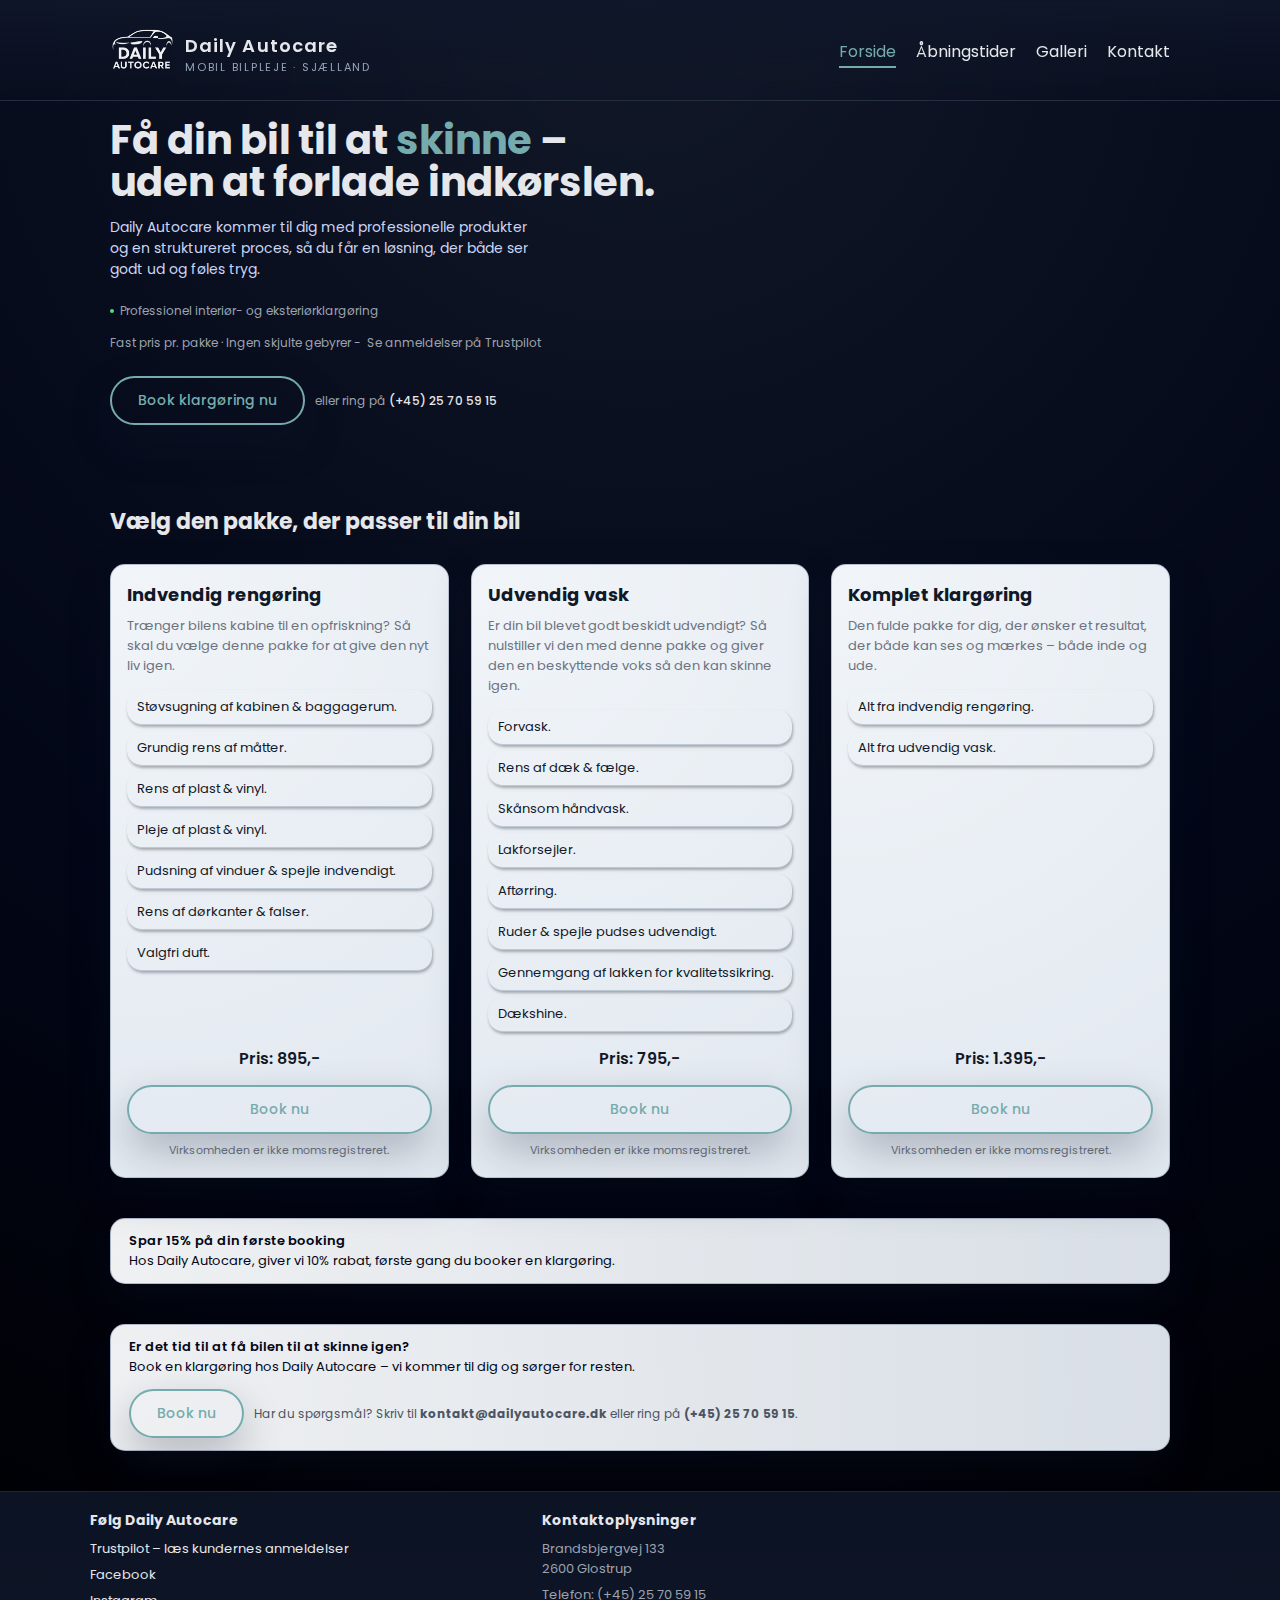
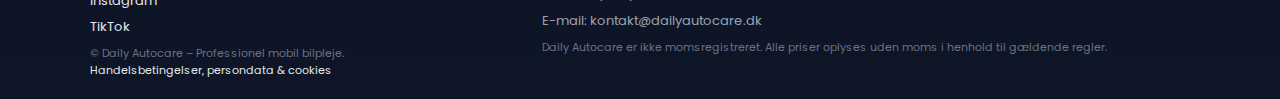
<file: index.html>
<!DOCTYPE html>
<html lang="da">
<head>
    <meta charset="UTF-8">
    <meta name="viewport" content="width=device-width, initial-scale=1.0">
    <link rel="icon" type="image/x-icon" href="logo_hv.ico">

    <title>Mobil Bilpleje på Sjælland | Daily Autocare</title>
    <meta name="description" content="Professionel mobil bilpleje på Sjælland. Indvendig, udvendig og komplet klargøring på din adresee. Book efter aftale.">


    <!-- Moderne font -->
    <link rel="preconnect" href="https://fonts.googleapis.com">
    <link rel="preconnect" href="https://fonts.gstatic.com" crossorigin>
    <link href="https://fonts.googleapis.com/css2?family=Poppins:wght@300;400;500;600;700&display=swap" rel="stylesheet">

    <!-- Fælles CSS -->
    <link rel="stylesheet" href="style.css">

    <!-- Sidespecifik CSS -->
    <style>
        .hero {
            max-width: 1100px;
            margin: 18px auto 40px;
            padding: 0 20px 20px;
            display: grid;
            grid-template-columns: minmax(0, 3fr) minmax(0, 2.5fr);
            gap: 32px;
            align-items: center;
        }

        .hero-text-kicker,
        .forside-kicker {
            font-size: 12px;
            letter-spacing: 0.14em;
            text-transform: uppercase;
            color: #9ca3af;
            margin-bottom: 8px;
        }

        .hero h1 {
            font-size: clamp(32px, 4.4vw, 40px);
            line-height: 1.05;
            margin-bottom: 14px;
        }

        .hero h1 span {
            color: var(--accent);
        }

        .hero-subtitle {
            font-size: 14px;
            color: #cbd5f5;
            max-width: 420px;
            line-height: 1.5;
            margin-bottom: 22px;
        }

        .hero-meta {
            display: flex;
            flex-wrap: wrap;
            gap: 14px;
            align-items: center;
            font-size: 12px;
            color: #9ca3af;
            margin-bottom: 24px;
        }

        .hero-meta span {
            display: inline-flex;
            align-items: center;
            gap: 6px;
        }

        .hero-meta-dot {
            width: 4px;
            height: 4px;
            border-radius: 999px;
            background: #4ade80;
        }

        .hero-actions {
            display: flex;
            flex-wrap: wrap;
            align-items: center;
            gap: 10px;
        }

        .CTA-secondary {
            font-size: 12px;
            color: #9ca3af;
        }

        .CTA-secondary strong {
            color: #e5e7eb;
            font-weight: 500;
        }

        .hero-card {
            background: radial-gradient(circle at top left, rgba(148, 163, 184, 0.35), rgba(15, 23, 42, 1) 52%);
            border-radius: 26px;
            border: 1px solid rgba(148, 163, 184, 0.35);
            padding: 18px 18px 16px;
            display: flex;
            flex-direction: column;
            gap: 14px;
            box-shadow: 0 26px 60px rgba(15, 23, 42, 0.9);
        }

        .hero-card-header {
            display: flex;
            justify-content: space-between;
            align-items: center;
        }

        .hero-card-title {
            font-size: 13px;
            text-transform: uppercase;
            letter-spacing: 0.16em;
            color: #e5e7eb;
            opacity: 0.9;
        }

        .hero-card-pricing {
            display: flex;
            justify-content: space-between;
            align-items: flex-end;
            gap: 16px;
        }

        .hero-price-main {
            font-size: 26px;
            font-weight: 600;
            color: #e5e7eb;
        }

        .hero-price-main span {
            font-size: 14px;
            font-weight: 400;
            color: #9ca3af;
        }

        .hero-price-note {
            font-size: 12px;
            color: #9ca3af;
            max-width: 200px;
        }

        .hero-card-list-title {
            font-size: 11px;
            text-transform: uppercase;
            letter-spacing: 0.14em;
            color: #9ca3af;
        }

        .hero-card-list {
            list-style-type: none;
            display: grid;
            grid-template-columns: 1fr 1fr;
            gap: 6px 14px;
            margin-top: 6px;
            font-size: 11px;
            color: #e5e7eb;
        }

        .hero-card-list li::before {
            content: "•";
            margin-right: 6px;
            color: var(--accent);
        }

        .packages-section {
            max-width: 1100px;
            margin: 0 auto 0;
            padding: 0 20px 40px;
        }

        .packages-header {
            display: flex;
            justify-content: space-between;
            align-items: flex-end;
            gap: 16px;
            margin-bottom: 22px;
        }

        .packages-header-left h2 {
            font-size: 22px;
            margin-bottom: 4px;
            margin-top: 20px;
        }

        .packages-header-left p {
            font-size: 13px;
            color: #9ca3af;
        }

        .packages-header-right {
            font-size: 12px;
            color: #9ca3af;
            text-align: right;
        }

        .packages {
            display: grid;
            grid-template-columns: repeat(3, minmax(0, 1fr));
            gap: 22px;
            list-style-type: none;
        }

        .package {
            background: radial-gradient(circle at top left, rgba(241, 245, 249, 1), rgba(226, 232, 240, 1));
            border-radius: 15px;
            padding: 16px 16px 18px;
            box-shadow: var(--shadow-soft);
            border: 1px solid rgba(148, 163, 184, 0.6);
            display: flex;
            flex-direction: column;
            color: var(--text-main);
        }

        /* Ny bund-sektion, der altid ligger i bunden */
        .package-bottom {
            margin-top: auto;              /* skubber hele blokken ned */
            display: flex;
            flex-direction: column;
            gap: 4px;                      /* lille afstand mellem pris/footer/knap */
        }

        .package-bottom .CTA-BTN {
            margin-top: 10px;
            display: inline-block;
            text-align: center;
        }
        
        .package:hover {
            transform: translateY(-5px);
            box-shadow: 0 26px 60px rgba(15, 23, 42, 0.25);
            border-color: var(--accent);
        }

        .package-header {
            display: flex;
            justify-content: space-between;
            align-items: center;
            gap: 10px;
            margin-bottom: 8px;
        }

        .package h3 {
            font-size: 18px;
        }

        .package p {
            font-size: 13px;
            color: var(--text-muted);
            margin-bottom: 14px;
        }

        .package ol {
            list-style-type: none;
            margin-bottom: 10px;
        }

        .package ol li {
            font-size: 13px;
            padding: 7px 10px;
            margin-bottom: 6px;
            border-bottom: 1px solid rgba(148, 163, 184, 0.5);
            border-radius: 15px;
            box-shadow: 1px 2px 3px rgba(0, 0, 0, 0.3);
            display: flex;
        }

        .package-price {
            font-size: 16px;
            font-weight: 600;
            margin-top: 4px;
        }

        .package-price span {
            font-size: 12px;
            font-weight: 400;
            color: var(--text-muted);
        }

        .package-footer {
            font-size: 11px;
            color: var(--text-muted);
            margin-top: 4px;
        }

        .CTA-strip {
            max-width: 1100px;
            margin: 0 auto 40px;
            padding: 0 20px;
        }

        .CTA-strip-inner {
            border-radius: 15px;
            border: 1px solid rgba(148, 163, 184, 0.7);
            background: radial-gradient(circle at left, rgba(248, 250, 252, 0.96), rgba(226, 232, 240, 0.96));
            padding: 12px 18px;
            display: flex;
            flex-wrap: wrap;
            align-items: center;
            justify-content: space-between;
            gap: 12px;
            box-shadow: var(--shadow-soft);
            color: #020617;
        }

        .CTA-strip-text {
            font-size: 13px;
        }

        .CTA-strip-text strong {
            font-weight: 600;
        }

        .CTA-strip-actions {
            display: flex;
            flex-wrap: wrap;
            align-items: center;
            gap: 10px;
        }

        .CTA-strip-phone {
            font-size: 12px;
            color: #4b5563;
        }

        @media (max-width: 900px) {
            .hero {
                grid-template-columns: minmax(0, 1fr);
            }

            .hero-card {
                order: -1;
            }

            .packages {
                grid-template-columns: repeat(2, minmax(0, 1fr));
            }

            .packages-header {
                flex-direction: column;
                align-items: flex-start;
            }

            .packages-header-right {
                text-align: left;
            }
        }

        @media (max-width: 650px) {
            .hero {
                gap: 22px;
            }

            .packages {
                grid-template-columns: minmax(0, 1fr);
            }

            .CTA-strip-inner {
                border-radius: 18px;
            }
        }
    </style>

    <script src="layout.js" defer></script>
</head>
<body>
<div class="page">

    <div id="site-header"></div>

    <main>
        <section class="hero">
            <div>
                <h1>Få din bil til at <span>skinne</span> – uden at forlade indkørslen.</h1>
                <p class="hero-subtitle">
                    Daily Autocare kommer til dig med professionelle produkter og en struktureret proces, 
                    så du får en løsning, der både ser godt ud og føles tryg.
                </p>

                <div class="hero-meta">
                    <span><span class="hero-meta-dot"></span> Professionel interiør- og eksteriørklargøring</span>
                    <span>Fast pris pr. pakke · Ingen skjulte gebyrer - 
                        <a href="https://dk.trustpilot.com/review/dailyautocare.dk" target="_blank" class="hero-trustpilot-link">
                        Se anmeldelser på Trustpilot</a>
                    </span>
                </div>

                <div class="hero-actions">
                    <a href="booking.html" class="CTA-BTN">Book klargøring nu</a>
                    <div class="CTA-secondary">
                        eller ring på <strong>(+45) 25 70 59 15</strong>
                    </div>
                </div>
            </div>
        </section>

        <section class="packages-section">
            <div class="packages-header">
                <div class="packages-header-left">
                    <h2>Vælg den pakke, der passer til din bil</h2>
                </div>
            </div>

            <ul class="packages">
                <!-- Interiør -->
                <li class="package">
                    <div class="indhold">
                        <div class="package-header">
                            <h3>Indvendig rengøring</h3>
                        </div>
                        <p>
                            Trænger bilens kabine til en opfriskning? Så skal du vælge denne pakke for at give den nyt liv igen.
                        </p>
                        <ol>
                            <li>Støvsugning af kabinen & baggagerum.</li>
                            <li>Grundig rens af måtter.</li>
                            <li>Rens af plast & vinyl.</li>
                            <li>Pleje af plast & vinyl.</li>
                            <li>Pudsning af vinduer & spejle indvendigt.</li>
                            <li>Rens af dørkanter & falser.</li>
                            <li>Valgfri duft.</li>
                        </ol>
                    </div>
                    <div class="package-bottom">
                        <div class="package-price" style="margin-left: auto; margin-right: auto;">Pris: 895,-</div>
                        <a href="booking.html" class="CTA-BTN">Book nu</a>
                        <div class="package-footer" style="margin-left: auto; margin-right: auto;">Virksomheden er ikke momsregistreret.</div>
                    </div>
                </li>

                <!-- Eksteriør -->
                <li class="package">
                    <div class="indhold">
                        <div class="package-header">
                            <h3>Udvendig vask</h3>
                        </div>
                        <p>Er din bil blevet godt beskidt udvendigt? Så nulstiller vi den med denne pakke og giver den en beskyttende voks så den kan skinne igen.</p>
                        <ol>
                            <li>Forvask.</li>
                            <li>Rens af dæk & fælge.</li>
                            <li>Skånsom håndvask.</li>
                            <li>Lakforsejler.</li>
                            <li>Aftørring.</li>
                            <li>Ruder & spejle pudses udvendigt.</li>
                            <li>Gennemgang af lakken for kvalitetssikring.</li>
                            <li>Dækshine.</li>
                        </ol>
                    </div>
                    <div class="package-bottom">
                        <div class="package-price" style="margin-left: auto; margin-right: auto;">Pris: 795,-</div>
                        <a href="booking.html" class="CTA-BTN">Book nu</a>
                        <div class="package-footer" style="margin-left: auto; margin-right: auto;">Virksomheden er ikke momsregistreret.</div>
                    </div>
                </li>

                <!-- Komplet -->
                <li class="package">
                    <div class="indhold">
                        <div class="package-header">
                            <h3>Komplet klargøring</h3>
                        </div>
                        <p>
                            Den fulde pakke for dig, der ønsker et resultat, der både kan ses og mærkes – både inde og ude.
                        </p>
                        <ol>
                            <li>Alt fra indvendig rengøring.</li>
                            <li>Alt fra udvendig vask.</li>
                        </ol>
                    </div>
                    <div class="package-bottom">
                        <div class="package-price" style="margin-left: auto; margin-right: auto;">Pris: 1.395,-</div>
                        <a href="booking.html" class="CTA-BTN">Book nu</a>
                        <div class="package-footer" style="margin-left: auto; margin-right: auto;">Virksomheden er ikke momsregistreret.</div>
                    </div>
            </ul>
        </section>

        <section class="CTA-strip">
            <div class="CTA-strip-inner">
                <div class="CTA-strip-text">
                    <strong>Spar 15% på din første booking</strong><br>
                    Hos <span>Daily Autocare</span>, giver vi 10% rabat, første gang du booker en klargøring.
                </div>
            </div>
        </section>

        <section class="CTA-strip">
            <div class="CTA-strip-inner">
                <div class="CTA-strip-text">
                    <strong>Er det tid til at få bilen til at skinne igen?</strong><br>
                    Book en klargøring hos Daily Autocare – vi kommer til dig og sørger for resten.
                </div>
                <div class="CTA-strip-actions">
                    <a href="booking.html" class="CTA-BTN">Book nu</a>
                    <div class="CTA-strip-phone">
                        Har du spørgsmål? Skriv til <strong>kontakt@dailyautocare.dk</strong> eller ring på <strong>(+45) 25 70 59 15</strong>.
                    </div>
                </div>
            </div>
        </section>
    </main>

    <div id="site-footer"></div>
</div>
</body>

<script type="application/ld+json">
{
 "@context": "https://schema.org",
 "@type": "AutoDetailing",
 "name": "Daily Autocare",
 "areaServed": "Sjælland",
 "telephone": "+4525705915"
}
</script>

</html>
</file>
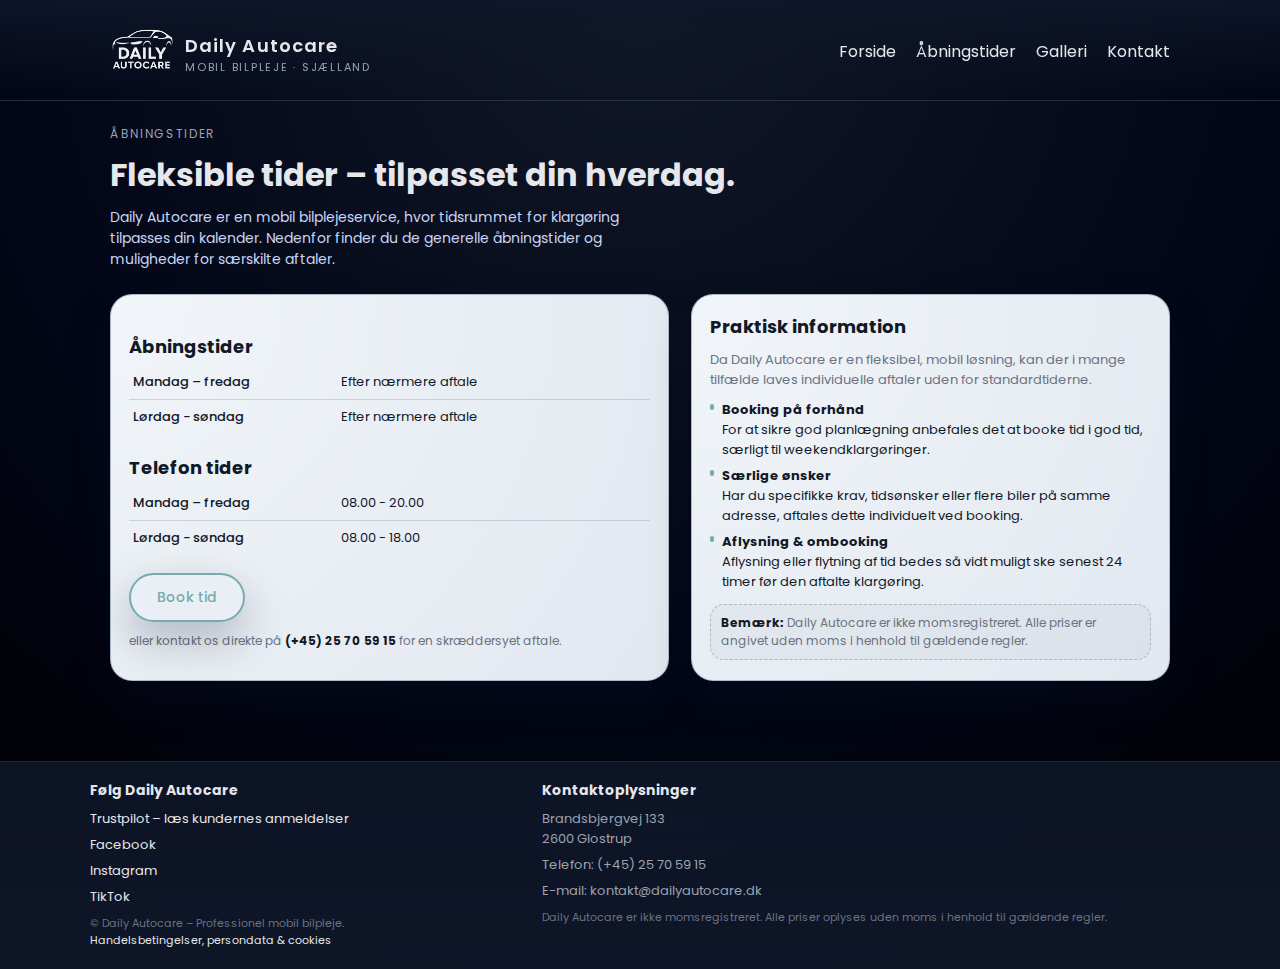
<file: aabningstider.html>
<!DOCTYPE html>
<html lang="da">
<head>
    <meta charset="UTF-8">
    <meta name="viewport" content="width=device-width, initial-scale=1.0">
    <link rel="icon" type="image/x-icon" href="logo_hv.ico">
    <title>Daily Autocare · Åbningstider</title>

    <!-- Font -->
    <link rel="preconnect" href="https://fonts.googleapis.com">
    <link rel="preconnect" href="https://fonts.gstatic.com" crossorigin>
    <link href="https://fonts.googleapis.com/css2?family=Poppins:wght@300;400;500;600;700&display=swap" rel="stylesheet">

    <!-- Fælles CSS -->
    <link rel="stylesheet" href="style.css">

    <!-- Sidespecifik CSS -->
    <style>
        main {
            flex: 1;
        }

        .hours-section {
            max-width: 1100px;
            margin: 24px auto 40px;
            padding: 0 20px 40px;
        }

        .hours-header {
            margin-bottom: 24px;
        }

        .hours-kicker {
            font-size: 12px;
            letter-spacing: 0.14em;
            text-transform: uppercase;
            color: #9ca3af;
            margin-bottom: 8px;
        }

        .hours-header h1 {
            font-size: clamp(26px, 3.4vw, 32px);
            margin-bottom: 8px;
        }

        .hours-header p {
            font-size: 14px;
            color: #cbd5f5;
            max-width: 520px;
            line-height: 1.5;
        }

        .hours-layout {
            display: grid;
            grid-template-columns: minmax(0, 1.4fr) minmax(0, 1.2fr);
            gap: 22px;
            margin-top: 16px;
        }

        .hours-card,
        .info-card {
            background: radial-gradient(circle at top left, rgba(241, 245, 249, 1), rgba(226, 232, 240, 1));
            border-radius: 22px;
            padding: 18px 18px 20px;
            box-shadow: var(--shadow-soft);
            border: 1px solid rgba(148, 163, 184, 0.7);
            color: var(--text-main);
        }

        .hours-card h2,
        .info-card h2 {
            font-size: 18px;
            margin-bottom: 10px;
        }

        .hours-note {
            font-size: 12px;
            color: var(--text-muted);
            margin-bottom: 14px;
        }

        .hours-table {
            width: 100%;
            border-collapse: collapse;
            font-size: 13px;
        }

        .hours-table tbody tr {
            border-bottom: 1px solid rgba(148, 163, 184, 0.4);
        }

        .hours-table tbody tr:last-child {
            border-bottom: none;
        }

        .hours-table td {
            padding: 7px 4px;
        }

        .hours-table td:first-child {
            font-weight: 500;
            width: 40%;
        }

        .hours-tag {
            display: inline-flex;
            align-items: center;
            gap: 6px;
            font-size: 11px;
            padding: 4px 9px;
            border-radius: 999px;
            border: 1px solid rgba(22, 163, 74, 0.6);
            background: rgba(22, 163, 74, 0.06);
            color: #166534;
            margin-top: 10px;
        }

        .hours-tag-dot {
            width: 6px;
            height: 6px;
            border-radius: 999px;
            background: #22c55e;
        }

        .info-card p {
            font-size: 13px;
            color: var(--text-muted);
            margin-bottom: 10px;
        }

        .info-list {
            list-style-type: none;
            margin-top: 6px;
        }

        .info-list li {
            font-size: 13px;
            margin-bottom: 6px;
            display: flex;
            align-items: flex-start;
            gap: 8px;
            color: var(--text-main);
        }

        .info-bullet {
            margin-top: 4px;
            width: 6px;
            height: 6px;
            border-radius: 999px;
            background: var(--accent);
        }

        .info-highlight {
            margin-top: 12px;
            font-size: 12px;
            padding: 9px 10px;
            border-radius: 14px;
            background: rgba(15, 23, 42, 0.03);
            border: 1px dashed rgba(148, 163, 184, 0.7);
            color: var(--text-muted);
        }

        .info-highlight strong {
            color: var(--text-main);
        }

        .hours-cta {
            margin-top: 18px;
            display: flex;
            flex-wrap: wrap;
            align-items: center;
            gap: 10px;
        }

        .hours-cta-text {
            font-size: 12px;
            color: var(--text-muted);
        }

        .hours-cta-text strong {
            color: var(--text-main);
        }

        @media (max-width: 900px) {
            .hours-layout {
                grid-template-columns: minmax(0, 1fr);
            }
        }

        @media (max-width: 650px) {
            .hours-card,
            .info-card {
                border-radius: 18px;
                padding: 16px 14px 18px;
            }
        }
    </style>

    <script src="layout.js" defer></script>
</head>
<body>
<div class="page">

    <div id="site-header"></div>

    <main>
        <section class="hours-section">
            <div class="hours-header">
                <div class="hours-kicker">Åbningstider</div>
                <h1>Fleksible tider – tilpasset din hverdag.</h1>
                <p>
                    Daily Autocare er en mobil bilplejeservice, hvor tidsrummet for klargøring tilpasses 
                    din kalender. Nedenfor finder du de generelle åbningstider og muligheder for særskilte aftaler.
                </p>
            </div>

            <div class="hours-layout">
                <!-- Kort med konkrete åbningstider -->
                <article class="hours-card">
                    <h2 style="margin-top: 20px; margin-bottom: 5px;">Åbningstider</h2>

                    <table class="hours-table">
                        <tbody>
                            <tr>
                                <td>Mandag – fredag</td>
                                <td>Efter nærmere aftale</td>
                            </tr>
                            <tr>
                                <td>Lørdag - søndag</td>
                                <td>Efter nærmere aftale</td>
                            </tr>
                        </tbody>
                    </table>

                    <h2 style="margin-top: 20px; margin-bottom: 5px;">Telefon tider</h2>
                    <table class="hours-table">
                        <tbody>
                            <tr>
                                <td>Mandag – fredag</td>
                                <td>08.00 - 20.00</td>
                            </tr>
                            <tr>
                                <td>Lørdag - søndag</td>
                                <td>08.00 - 18.00</td>
                            </tr>
                        </tbody>
                    </table>

                    <div class="hours-cta">
                        <a href="booking.html" class="CTA-BTN">Book tid</a>
                        <div class="hours-cta-text">
                            eller kontakt os direkte på <strong>(+45) 25 70 59 15</strong> for en skræddersyet aftale.
                        </div>
                    </div>
                </article>

                <!-- Info-kort / forklaring -->
                <article class="info-card">
                    <h2>Praktisk information</h2>
                    <p>
                        Da Daily Autocare er en fleksibel, mobil løsning, kan der i mange tilfælde 
                        laves individuelle aftaler uden for standardtiderne.
                    </p>

                    <ul class="info-list">
                        <li>
                            <span class="info-bullet"></span>
                            <span>
                                <strong>Booking på forhånd</strong><br>
                                For at sikre god planlægning anbefales det at booke tid i god tid, 
                                særligt til weekendklargøringer.
                            </span>
                        </li>
                        <li>
                            <span class="info-bullet"></span>
                            <span>
                                <strong>Særlige ønsker</strong><br>
                                Har du specifikke krav, tidsønsker eller flere biler på samme adresse, 
                                aftales dette individuelt ved booking.
                            </span>
                        </li>
                        <li>
                            <span class="info-bullet"></span>
                            <span>
                                <strong>Aflysning & ombooking</strong><br>
                                Aflysning eller flytning af tid bedes så vidt muligt ske senest 24 timer 
                                før den aftalte klargøring.
                            </span>
                        </li>
                    </ul>

                    <div class="info-highlight">
                        <strong>Bemærk:</strong> Daily Autocare er ikke momsregistreret. 
                        Alle priser er angivet uden moms i henhold til gældende regler.
                    </div>
                </article>
            </div>
        </section>
    </main>

    <div id="site-footer"></div>
</div>
</body>
</html>
</file>
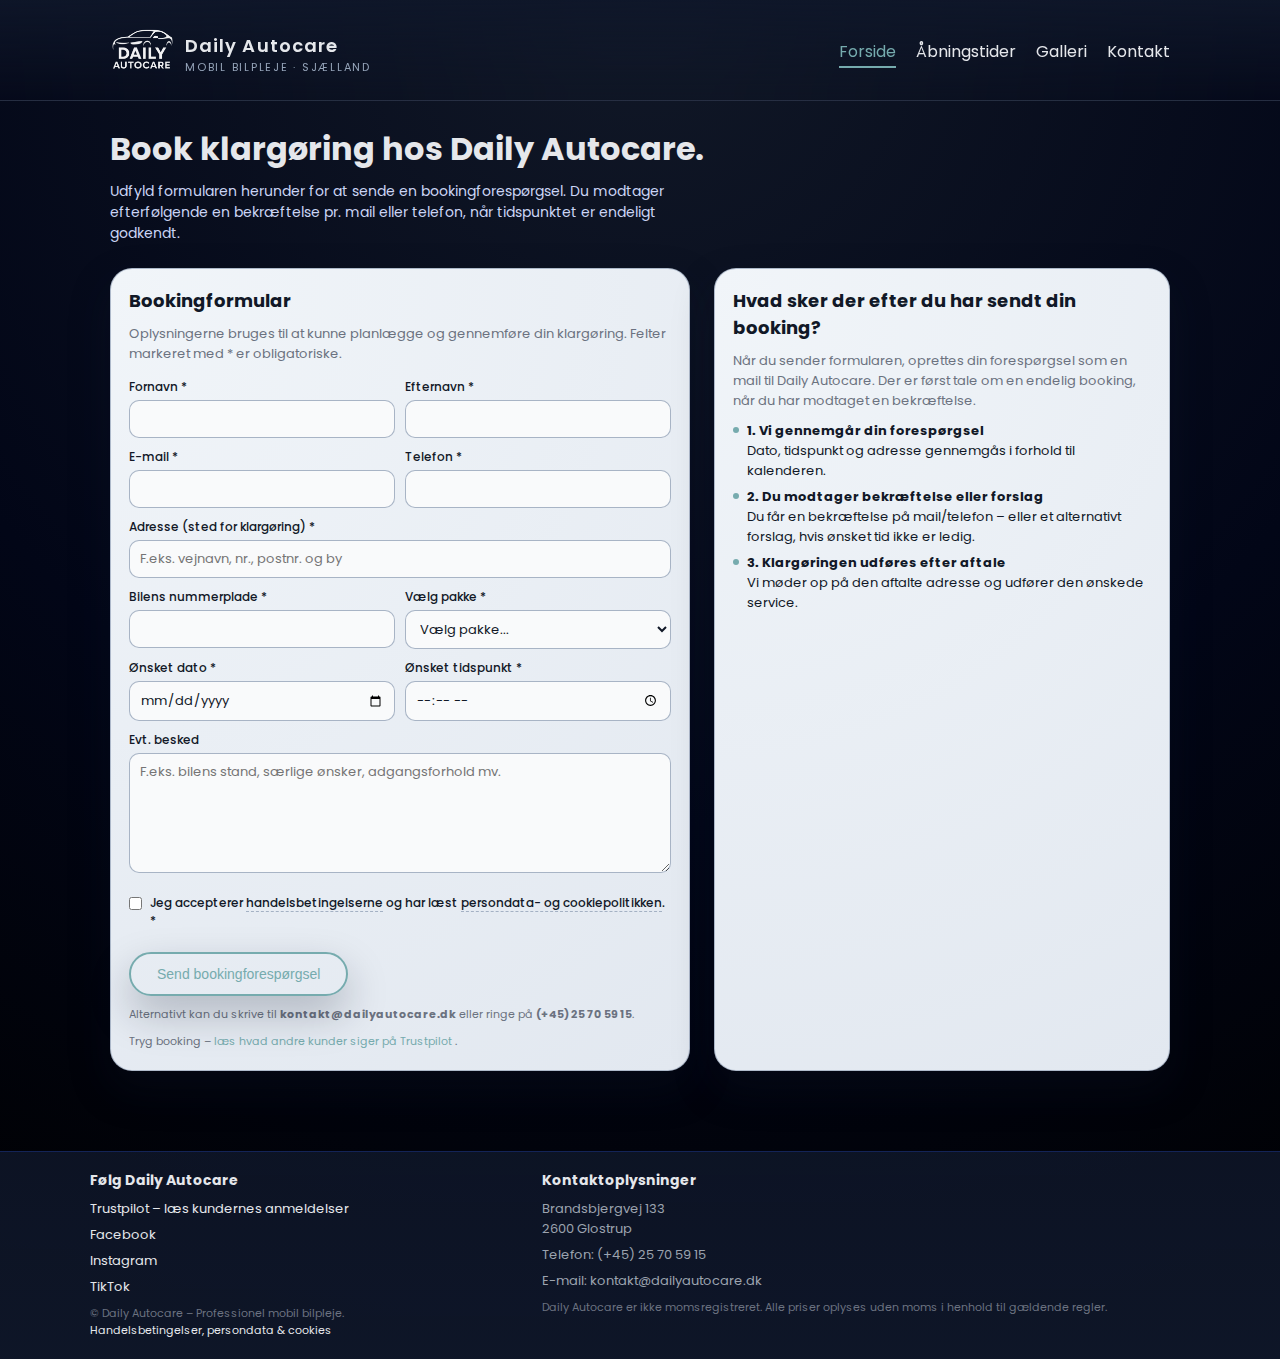
<file: booking.html>
<!DOCTYPE html>
<html lang="da">
<head>
  <meta charset="UTF-8" />
  <meta name="viewport" content="width=device-width, initial-scale=1.0" />
  <link rel="icon" type="image/x-icon" href="logo_hv.ico" />
  <title>Booking | Daily Autocare</title>
  <meta name="description" content="Book tid til klargøring/rengøring af din bil hos Daily Autocare Sjælland. For at få din bil til at stråle igen.">

  <!-- Font -->
  <link rel="preconnect" href="https://fonts.googleapis.com">
  <link rel="preconnect" href="https://fonts.gstatic.com" crossorigin>
  <link href="https://fonts.googleapis.com/css2?family=Poppins:wght@300;400;500;600;700&display=swap" rel="stylesheet">

  <!-- Fælles CSS -->
  <link rel="stylesheet" href="style.css">

  <!-- Sidespecifik CSS -->
  <style>
    main { flex: 1; }

    .booking-section {
      max-width: 1100px;
      margin: 24px auto 40px;
      padding: 0 20px 40px;
    }

    .booking-header { margin-bottom: 24px; }

    .booking-header h1 {
      font-size: clamp(26px, 3.4vw, 32px);
      margin-bottom: 8px;
    }

    .booking-header p {
      font-size: 14px;
      color: #cbd5f5;
      max-width: 560px;
      line-height: 1.5;
    }

    .booking-layout {
      display: grid;
      grid-template-columns: minmax(0, 1.4fr) minmax(0, 1.1fr);
      gap: 24px;
      margin-top: 18px;
    }

    .booking-card,
    .booking-side-card {
      background: radial-gradient(circle at top left, rgba(241, 245, 249, 1), rgba(226, 232, 240, 1));
      border-radius: 22px;
      padding: 18px 18px 20px;
      box-shadow: var(--shadow-soft);
      border: 1px solid rgba(148, 163, 184, 0.7);
      color: var(--text-main);
    }

    .booking-card h2,
    .booking-side-card h2 {
      font-size: 18px;
      margin-bottom: 10px;
    }

    .booking-card p {
      font-size: 13px;
      color: var(--text-muted);
      margin-bottom: 14px;
    }

    form {
      display: grid;
      grid-template-columns: minmax(0, 1fr);
      gap: 10px;
    }

    .form-row-inline {
      display: grid;
      grid-template-columns: minmax(0, 1fr) minmax(0, 1fr);
      gap: 10px;
    }

    label {
      font-size: 12px;
      font-weight: 500;
      display: block;
      margin-bottom: 4px;
      color: var(--text-main);
    }

    input,
    textarea,
    select {
      width: 100%;
      padding: 8px 10px;
      border-radius: 10px;
      border: 1px solid rgba(148, 163, 184, 0.8);
      font-family: inherit;
      font-size: 13px;
      color: var(--text-main);
      outline: none;
      background: #f9fafb;
    }

    input:focus,
    textarea:focus,
    select:focus {
      border-color: var(--accent);
      box-shadow: 0 0 0 1px rgba(118, 171, 174, 0.4);
      background: #ffffff;
    }

    textarea { min-height: 120px; resize: vertical; }

    .form-helper {
      font-size: 11px;
      color: var(--text-muted);
      margin-bottom: 2px;
    }

    .checkbox-row {
      display: flex;
      align-items: flex-start;
      gap: 8px;
      font-size: 12px;
      color: var(--text-main);
      margin-top: 4px;
    }

    .checkbox-row input[type="checkbox"] {
      margin-top: 3px;
      width: auto;
    }

    .checkbox-row a {
      color: var(--text-main);
      border-bottom: 1px dashed rgba(148, 163, 184, 0.8);
      text-decoration: none;
    }

    .checkbox-row a:hover { border-bottom-style: solid; }

    .form-footer {
      margin-top: 8px;
      display: flex;
      flex-wrap: wrap;
      align-items: center;
      gap: 10px;
      font-size: 11px;
      color: var(--text-muted);
    }

    .booking-side-card p {
      font-size: 13px;
      color: var(--text-muted);
      margin-bottom: 10px;
    }

    .booking-side-list {
      list-style-type: none;
      margin-top: 6px;
      padding-left: 0;
    }

    .booking-side-list li {
      font-size: 13px;
      margin-bottom: 6px;
      display: flex;
      align-items: flex-start;
      gap: 8px;
      color: var(--text-main);
    }

    .booking-side-dot {
      margin-top: 6px;
      width: 6px;
      height: 6px;
      border-radius: 999px;
      background: var(--accent);
      flex: 0 0 6px;
    }

    .trustpilot-inline-link {
      color: var(--accent);
      text-decoration: none;
      border-bottom: 1px dashed transparent;
    }

    .trustpilot-inline-link:hover { border-bottom-color: var(--accent); }

    /* Tilvalg UI – rettet layout + samlet sum */
    #addons-wrap { margin-top: 10px; }

    .addons-grid{
      display:flex;
      flex-wrap: wrap;
      gap:10px;
    }

    .addon-item{
      padding: 10px;
      border-radius:14px;
      border:1px solid rgba(148,163,184,0.7);
      background:#ffffff;
      min-width: 260px;
      display:flex;
      gap:12px;
      align-items:flex-start;
      justify-content:space-between;
    }

    .addon-left{
      display:flex;
      gap:10px;
      align-items:flex-start;
      min-width: 0;
      flex: 1 1 auto;
    }

    .addon-left input[type="checkbox"]{
      width:auto;
      margin-top: 3px;
      flex: 0 0 auto;
    }

    .addon-title{
      font-size:13px;
      color:var(--text-main);
      line-height:1.35;
      word-break: break-word;
    }

    .addon-price{
      font-size:12px;
      color:var(--text-muted);
      margin-top:2px;
      white-space: normal;
    }

    .addon-qty{
      display:flex;
      flex-direction:column;
      gap:6px;
      flex: 0 0 140px;
    }

    .addon-qty label{
      margin:0;
      font-size:12px;
      color:var(--text-muted);
      font-weight:500;
    }

    .addon-qty input{
      padding:7px 10px;
    }

    .summary-box{
      margin-top: 10px;
      padding: 12px 12px;
      border-radius: 14px;
      background: rgba(15, 23, 42, 0.03);
      border: 1px dashed rgba(148, 163, 184, 0.7);
      color: var(--text-muted);
      font-size: 12px;
    }

    .summary-box strong{ color: var(--text-main); }

    .summary-rows{
      display:grid;
      gap:6px;
      margin-top: 8px;
    }

    .summary-row{
      display:flex;
      justify-content:space-between;
      gap:10px;
    }

    .summary-total{
      margin-top: 10px;
      padding-top: 10px;
      border-top: 1px solid rgba(148, 163, 184, 0.5);
      display:flex;
      justify-content:space-between;
      font-size: 13px;
    }

    .summary-total strong{
      font-size: 14px;
    }

    @media (max-width: 900px) {
      .booking-layout { grid-template-columns: minmax(0, 1fr); }
    }

    @media (max-width: 650px) {
      .booking-card,
      .booking-side-card { border-radius: 18px; padding: 16px 14px 18px; }

      .form-row-inline { grid-template-columns: minmax(0, 1fr); }

      .addon-qty{
        flex: 1 1 100%;
      }
      .addon-left{
        min-width: 0;
        flex: 1 1 100%;
      }
      .addon-item{
        flex-direction:column;
      }
    }
  </style>

  <script src="layout.js" defer></script>

  <script>
    document.addEventListener("DOMContentLoaded", () => {
      const form = document.getElementById("booking-form");
      if (!form) return;

      const packageSelect = document.getElementById("package");
      const addonsWrap = document.getElementById("addons-wrap");
      const addonsContainer = document.getElementById("addons-container");
      const addonsTotalEl = document.getElementById("addons-total");
      const packagePriceEl = document.getElementById("package-price");
      const grandTotalEl = document.getElementById("grand-total");
      const totalTimeEl = document.getElementById("total-time");

      // ====== TID: Basis pr. pakke (min/max i minutter) ======
      // Tilpas disse til dine reelle estimater
      const PACKAGE_TIMES = {
        interior: { min: 90, max: 120 },
        exterior: { min: 60,  max: 90  },
        complete: { min: 180, max: 240 },
      };

      // ====== Tilvalg med pris + tid (min/max i minutter) ======
      // checkbox: tid lægges til én gang
      // qty: tid pr. enhed ganges med antal
      const ADDONS = {
        interior: [
          { id: "stof_saeder", type: "qty", label: "Rens af sæder (Stof)", unitLabel: "sæder", price: 79, timeMin: 10, timeMax: 15 },
          { id: "laeder_saeder", type: "qty", label: "Rens & pleje af læder (sæder)", unitLabel: "sæder", price: 99, timeMin: 10, timeMax: 15 },
          { id: "dyrehaar", type: "checkbox", label: "Fjernelse af dyre hår", price: 295, timeMin: 30, timeMax: 60 },
          { id: "hulrum", type: "checkbox", label: "Hulrums rengøring", price: 195, timeMin: 15, timeMax: 30 },
          { id: "ekstra_beskidt", type: "checkbox", label: "Ekstra beskidt", price: 395, timeMin: 30, timeMax: 60 },
          { id: "uheld", type: "checkbox", label: "Uheld (opkast eller lignende)", price: 495, timeMin: 30, timeMax: 45 },
        ],
        exterior: [
          { id: "coating_forrude", type: "checkbox", label: "Rude coating – Forrude", price: 395, timeMin: 20, timeMax: 30 },
          { id: "coating_sideruder", type: "qty", label: "Rude coating – Side ruder", unitLabel: "ruder", price: 195, timeMin: 10, timeMax: 15 },
          { id: "coating_bagrude", type: "checkbox", label: "Rude coating – Bagrude", price: 295, timeMin: 20, timeMax: 30 },
          { id: "coating_spejle", type: "checkbox", label: "Rude coating – 2 sidespejle", price: 195, timeMin: 10, timeMax: 15 },
          { id: "coating_alt", type: "checkbox", label: "Alle ruder & 2 sidespejle", price: 1395, timeMin: 60, timeMax: 90 },
        ]
      };

      function formatPrice(n) {
        const num = Number(n) || 0;
        return String(Math.round(num));
      }

      function parsePackagePrice(packageValue) {
        const m = (packageValue || "").match(/\(([\d\.]+)\s*,-\)/);
        if (!m) return 0;
        return Number(m[1].replace(/\./g, "")) || 0;
      }

      function getPackageType(packageValue) {
        const v = (packageValue || "").toLowerCase();
        if (v.includes("interiør") || v.includes("interior")) return "interior";
        if (v.includes("eksteriør") || v.includes("eksterior") || v.includes("udvendig")) return "exterior";
        if (v.includes("komplet")) return "complete";
        return "";
      }

      function getActiveAddonsList() {
        const type = getPackageType(packageSelect.value);
        if (type === "interior") return ADDONS.interior;
        if (type === "exterior") return ADDONS.exterior;
        if (type === "complete") return [...ADDONS.interior, ...ADDONS.exterior];
        return [];
      }

      // ====== TID HELPERS ======
      function formatHoursMinutes(totalMinutes) {
        const m = Math.max(0, Math.round(Number(totalMinutes) || 0));
        const h = Math.floor(m / 60);
        const r = m % 60;

        if (h <= 0) return `${r}min`;
        if (r === 0) return `${h}t`;
        return `${h}t ${r}min`;
        }

        function formatTimeRange(minMinutes, maxMinutes) {
        const min = Math.max(0, Math.round(Number(minMinutes) || 0));
        const max = Math.max(0, Math.round(Number(maxMinutes) || 0));

        if (!min && !max) return "0min";
        if (min === max) return formatHoursMinutes(min);

        return `${formatHoursMinutes(min)} - ${formatHoursMinutes(max)}`;
        }

      function getPackageTimeRange() {
        const type = getPackageType(packageSelect.value);
        if (!type) return { min: 0, max: 0 };
        const pkg = PACKAGE_TIMES[type];
        if (!pkg) return { min: 0, max: 0 };
        return { min: Number(pkg.min || 0), max: Number(pkg.max || 0) };
      }

      function getSelectedAddonsTimeRange() {
        const activeList = getActiveAddonsList();
        const byId = Object.fromEntries(activeList.map(a => [a.id, a]));

        const checks = addonsContainer.querySelectorAll('input[type="checkbox"][data-addon-id]');
        let minTotal = 0;
        let maxTotal = 0;

        checks.forEach(ch => {
          if (!ch.checked) return;

          const id = ch.dataset.addonId;
          const addon = byId[id];
          if (!addon) return;

          const tMin = Number(addon.timeMin || 0);
          const tMax = Number(addon.timeMax || 0);

          if (addon.type === "qty") {
            const qtyInput = addonsContainer.querySelector(`input[type="number"][data-addon-id="${id}"]`);
            const qty = Number(qtyInput?.value || 0);
            if (!qty || qty < 1) return; // ingen tid før antal er sat
            minTotal += tMin * qty;
            maxTotal += tMax * qty;
          } else {
            minTotal += tMin;
            maxTotal += tMax;
          }
        });

        return { min: minTotal, max: maxTotal };
      }

      function clearAddonsUI() {
        addonsContainer.innerHTML = "";
        addonsTotalEl.textContent = "0";
        if (packagePriceEl) packagePriceEl.textContent = "0";
        if (grandTotalEl) grandTotalEl.textContent = "0";
        if (totalTimeEl) totalTimeEl.textContent = "0 min";
        addonsWrap.style.display = "none";
      }

      function buildAddonRow(addon) {
        const row = document.createElement("div");
        row.className = "addon-item";

        const left = document.createElement("div");
        left.className = "addon-left";

        const check = document.createElement("input");
        check.type = "checkbox";
        check.id = `addon_${addon.id}`;
        check.name = `addon_${addon.id}`;
        check.dataset.addonId = addon.id;

        const textWrap = document.createElement("div");
        textWrap.className = "addon-text";

        const title = document.createElement("div");
        title.className = "addon-title";
        title.textContent = addon.label;

        const price = document.createElement("div");
        price.className = "addon-price";
        price.textContent = addon.type === "qty"
          ? `${addon.price},- pr. ${addon.unitLabel}`
          : `${addon.price},-`;

        textWrap.appendChild(title);
        textWrap.appendChild(price);

        left.appendChild(check);
        left.appendChild(textWrap);

        row.appendChild(left);

        if (addon.type === "qty") {
          const qtyWrap = document.createElement("div");
          qtyWrap.className = "addon-qty";

          const qtyLabel = document.createElement("label");
          qtyLabel.setAttribute("for", `qty_${addon.id}`);
          qtyLabel.textContent = `Antal ${addon.unitLabel}`;

          const qty = document.createElement("input");
          qty.type = "number";
          qty.min = "1";
          qty.step = "1";
          qty.inputMode = "numeric";
          qty.placeholder = "0";
          qty.id = `qty_${addon.id}`;
          qty.name = `qty_${addon.id}`;
          qty.disabled = true;
          qty.dataset.addonId = addon.id;

          check.addEventListener("change", () => {
            qty.disabled = !check.checked;
            if (!check.checked) {
              qty.value = "";
            } else {
              // Sæt default til 1 for bedre UX (viser pris/tid med det samme)
              if (!qty.value) qty.value = "1";
            }
            updateTotals();
          });

          qty.addEventListener("input", updateTotals);

          qtyWrap.appendChild(qtyLabel);
          qtyWrap.appendChild(qty);

          row.appendChild(qtyWrap);
        } else {
          check.addEventListener("change", updateTotals);
        }

        return row;
      }

      function renderAddonsForPackage() {
        const type = getPackageType(packageSelect.value);
        clearAddonsUI();
        if (!type) return;

        const list = getActiveAddonsList();
        addonsWrap.style.display = "block";
        list.forEach(addon => addonsContainer.appendChild(buildAddonRow(addon)));
        updateTotals();
      }

      function getSelectedAddons() {
        const activeList = getActiveAddonsList();
        const byId = Object.fromEntries(activeList.map(a => [a.id, a]));

        const checks = addonsContainer.querySelectorAll('input[type="checkbox"][data-addon-id]');
        const selected = [];
        let total = 0;

        checks.forEach(ch => {
          if (!ch.checked) return;

          const id = ch.dataset.addonId;
          const addon = byId[id];
          if (!addon) return;

          if (addon.type === "qty") {
            const qtyInput = addonsContainer.querySelector(`input[type="number"][data-addon-id="${id}"]`);
            const qty = Number(qtyInput?.value || 0);

            if (!qty || qty < 1) {
              selected.push(`${addon.label} – (antal ikke angivet) – ${addon.price},- pr. ${addon.unitLabel}`);
              return;
            }

            const lineTotal = addon.price * qty;
            total += lineTotal;
            selected.push(`${addon.label} – ${qty} ${addon.unitLabel} á ${addon.price},- = ${formatPrice(lineTotal)},-`);
          } else {
            total += addon.price;
            selected.push(`${addon.label} – ${addon.price},-`);
          }
        });

        return { selected, total };
      }

      function updateTotals() {
        // Pris
        const { total: addonsTotal } = getSelectedAddons();
        const packagePrice = parsePackagePrice(packageSelect.value);
        const grandTotal = packagePrice + addonsTotal;

        addonsTotalEl.textContent = formatPrice(addonsTotal);
        if (packagePriceEl) packagePriceEl.textContent = formatPrice(packagePrice);
        if (grandTotalEl) grandTotalEl.textContent = formatPrice(grandTotal);

        // Tid
        const pkgTime = getPackageTimeRange();
        const addonsTime = getSelectedAddonsTimeRange();

        const totalMin = pkgTime.min + addonsTime.min;
        const totalMax = pkgTime.max + addonsTime.max;

        if (totalTimeEl) totalTimeEl.textContent = formatTimeRange(totalMin, totalMax);
      }

      packageSelect.addEventListener("change", renderAddonsForPackage);

      form.addEventListener("submit", (e) => {
        e.preventDefault();

        const firstName = form.firstName.value.trim();
        const lastName = form.lastName.value.trim();
        const email = form.email.value.trim();
        const phone = form.phone.value.trim();
        const address = form.address.value.trim();
        const plate = form.plate.value.trim();
        const packageChoice = form.package.value;
        const date = form.date.value;
        const time = form.time.value;
        const message = form.message.value.trim();
        const termsAccepted = form.terms.checked;

        if (!termsAccepted) {
          alert("Du skal acceptere handelsbetingelserne for at gennemføre booking.");
          return;
        }

        if (!firstName || !lastName || !email || !phone || !address || !plate || !packageChoice || !date || !time) {
          alert("Udfyld venligst alle obligatoriske felter (markeret med *).");
          return;
        }

        const { selected: selectedAddons, total: addonsTotal } = getSelectedAddons();
        const packagePrice = parsePackagePrice(packageChoice);
        const grandTotal = packagePrice + addonsTotal;

        // Tid til mail
        const pkgTime = getPackageTimeRange();
        const addonsTime = getSelectedAddonsTimeRange();
        const totalMin = pkgTime.min + addonsTime.min;
        const totalMax = pkgTime.max + addonsTime.max;
        const timeEstimate = formatTimeRange(totalMin, totalMax);

        const subject = `Booking – ${packageChoice} – ${plate}`;

        const bodyLines = [
          `Navn: ${firstName} ${lastName}`,
          `E-mail: ${email}`,
          `Telefon: ${phone}`,
          `Adresse: ${address}`,
          `Bilens nummerplade: ${plate}`,
          "",
          `Valgt pakke: ${packageChoice}`,
          `Pakkepris: ${formatPrice(packagePrice)},-`,
          "",
          "Tilvalg:",
          selectedAddons.length ? `- ${selectedAddons.join("\n- ")}` : "(Ingen tilvalg valgt)",
          `Tilvalg i alt: ${formatPrice(addonsTotal)},-`,
          "",
          `Tidsforbrug (estimat): ${timeEstimate}`,
          `Total: ${formatPrice(grandTotal)},-`,
          "",
          "Evt. besked fra kunden:",
          message || "(ingen besked angivet)",
          "",
          "Kunden har accepteret handelsbetingelserne på hjemmesiden."
        ];

        const mailto = `mailto:kontakt@dailyautocare.dk?subject=${encodeURIComponent(subject)}&body=${encodeURIComponent(bodyLines.join("\n"))}`;
        window.location.href = mailto;
      });

      if (packageSelect.value) renderAddonsForPackage();
    });
  </script>
</head>

<body>
  <div class="page">
    <div id="site-header"></div>

    <main>
      <section class="booking-section">
        <div class="booking-header">
          <h1>Book klargøring hos Daily Autocare.</h1>
          <p>
            Udfyld formularen herunder for at sende en bookingforespørgsel. Du modtager efterfølgende
            en bekræftelse pr. mail eller telefon, når tidspunktet er endeligt godkendt.
          </p>
        </div>

        <div class="booking-layout">
          <article class="booking-card">
            <h2>Bookingformular</h2>
            <p>
              Oplysningerne bruges til at kunne planlægge og gennemføre din klargøring.
              Felter markeret med * er obligatoriske.
            </p>

            <form id="booking-form">
              <div class="form-row-inline">
                <div>
                  <label for="firstName">Fornavn *</label>
                  <input type="text" id="firstName" name="firstName" required>
                </div>
                <div>
                  <label for="lastName">Efternavn *</label>
                  <input type="text" id="lastName" name="lastName" required>
                </div>
              </div>

              <div class="form-row-inline">
                <div>
                  <label for="email">E-mail *</label>
                  <input type="email" id="email" name="email" required>
                </div>
                <div>
                  <label for="phone">Telefon *</label>
                  <input type="tel" id="phone" name="phone" required>
                </div>
              </div>

              <div>
                <label for="address">Adresse (sted for klargøring) *</label>
                <input type="text" id="address" name="address" placeholder="F.eks. vejnavn, nr., postnr. og by" required>
              </div>

              <div class="form-row-inline">
                <div>
                  <label for="plate">Bilens nummerplade *</label>
                  <input type="text" id="plate" name="plate" required>
                </div>

                <div>
                  <label for="package">Vælg pakke *</label>
                  <select id="package" name="package" required>
                    <option value="">Vælg pakke...</option>
                    <option value="Interiør (895,-)">Interiør (895,-)</option>
                    <option value="Eksteriør (795,-)">Eksteriør (795,-)</option>
                    <option value="Komplet (1.395,-)">Komplet (1.395,-)</option>
                  </select>

                  <div id="addons-wrap" style="display:none;">
                    <div class="form-helper">Tilvalg (valgfrit)</div>
                    <div id="addons-container" class="addons-grid"></div>

                    <div class="summary-box">
                      <strong>Booking oversigt</strong>
                      <div class="summary-rows">
                        <div class="summary-row">
                          <span>Valgt pakke:</span>
                          <span><strong><span id="package-price">0</span>,-</strong></span>
                        </div>
                        <div class="summary-row">
                          <span>Tilvalg i alt:</span>
                          <span><strong><span id="addons-total">0</span>,-</strong></span>
                        </div>
                        <div class="summary-row">
                          <span>Tidsforbrug <span style="font-size: 10px;">(Estimat)</span>:</span>
                          <span><strong><span id="total-time">0 min</span></strong></span>
                        </div>
                        <p style="font-size:10px;">(Tidsforbruget er blot et estimat, det kan variere alt efter bilens størrelse, og nivaue af snavs)</p>
                      </div>

                      <div class="summary-total">
                        <span>Total: </span>
                        <span><strong><span id="grand-total">0</span>,-</strong></span>
                      </div>
                    </div>
                  </div>
                </div>
              </div>

              <div class="form-row-inline">
                <div>
                  <label for="date">Ønsket dato *</label>
                  <input type="date" id="date" name="date" required>
                </div>
                <div>
                  <label for="time">Ønsket tidspunkt *</label>
                  <input type="time" id="time" name="time" required>
                </div>
              </div>

              <div>
                <label for="message">Evt. besked</label>
                <textarea id="message" name="message" placeholder="F.eks. bilens stand, særlige ønsker, adgangsforhold mv."></textarea>
              </div>

              <div class="checkbox-row">
                <input type="checkbox" id="terms" name="terms" required>
                <label for="terms">
                  Jeg accepterer <a href="vilkaar.html#handelsbetingelser" target="_blank">handelsbetingelserne</a>
                  og har læst <a href="vilkaar.html#persondata" target="_blank">persondata- og cookiepolitikken</a>. *
                </label>
              </div>

              <div class="form-footer">
                <button type="submit" class="CTA-BTN">Send bookingforespørgsel</button>
                <span>
                  Alternativt kan du skrive til <strong>kontakt@dailyautocare.dk</strong>
                  eller ringe på <strong>(+45) 25 70 59 15</strong>.
                </span>
                <span>
                  Tryg booking –
                  <a href="https://dk.trustpilot.com/review/DIT-TRUSTPILOT-LINK" target="_blank" class="trustpilot-inline-link">
                    læs hvad andre kunder siger på Trustpilot
                  </a>.
                </span>
              </div>
            </form>
          </article>

          <article class="booking-side-card">
            <h2>Hvad sker der efter du har sendt din booking?</h2>
            <p>
              Når du sender formularen, oprettes din forespørgsel som en mail til Daily Autocare.
              Der er først tale om en endelig booking, når du har modtaget en bekræftelse.
            </p>

            <ul class="booking-side-list">
              <li>
                <span class="booking-side-dot"></span>
                <span>
                  <strong>1. Vi gennemgår din forespørgsel</strong><br>
                  Dato, tidspunkt og adresse gennemgås i forhold til kalenderen.
                </span>
              </li>
              <li>
                <span class="booking-side-dot"></span>
                <span>
                  <strong>2. Du modtager bekræftelse eller forslag</strong><br>
                  Du får en bekræftelse på mail/telefon – eller et alternativt forslag, hvis ønsket tid ikke er ledig.
                </span>
              </li>
              <li>
                <span class="booking-side-dot"></span>
                <span>
                  <strong>3. Klargøringen udføres efter aftale</strong><br>
                  Vi møder op på den aftalte adresse og udfører den ønskede service.
                </span>
              </li>
            </ul>
          </article>
        </div>
      </section>
    </main>

    <div id="site-footer"></div>
  </div>
</body>
</html>
</file>
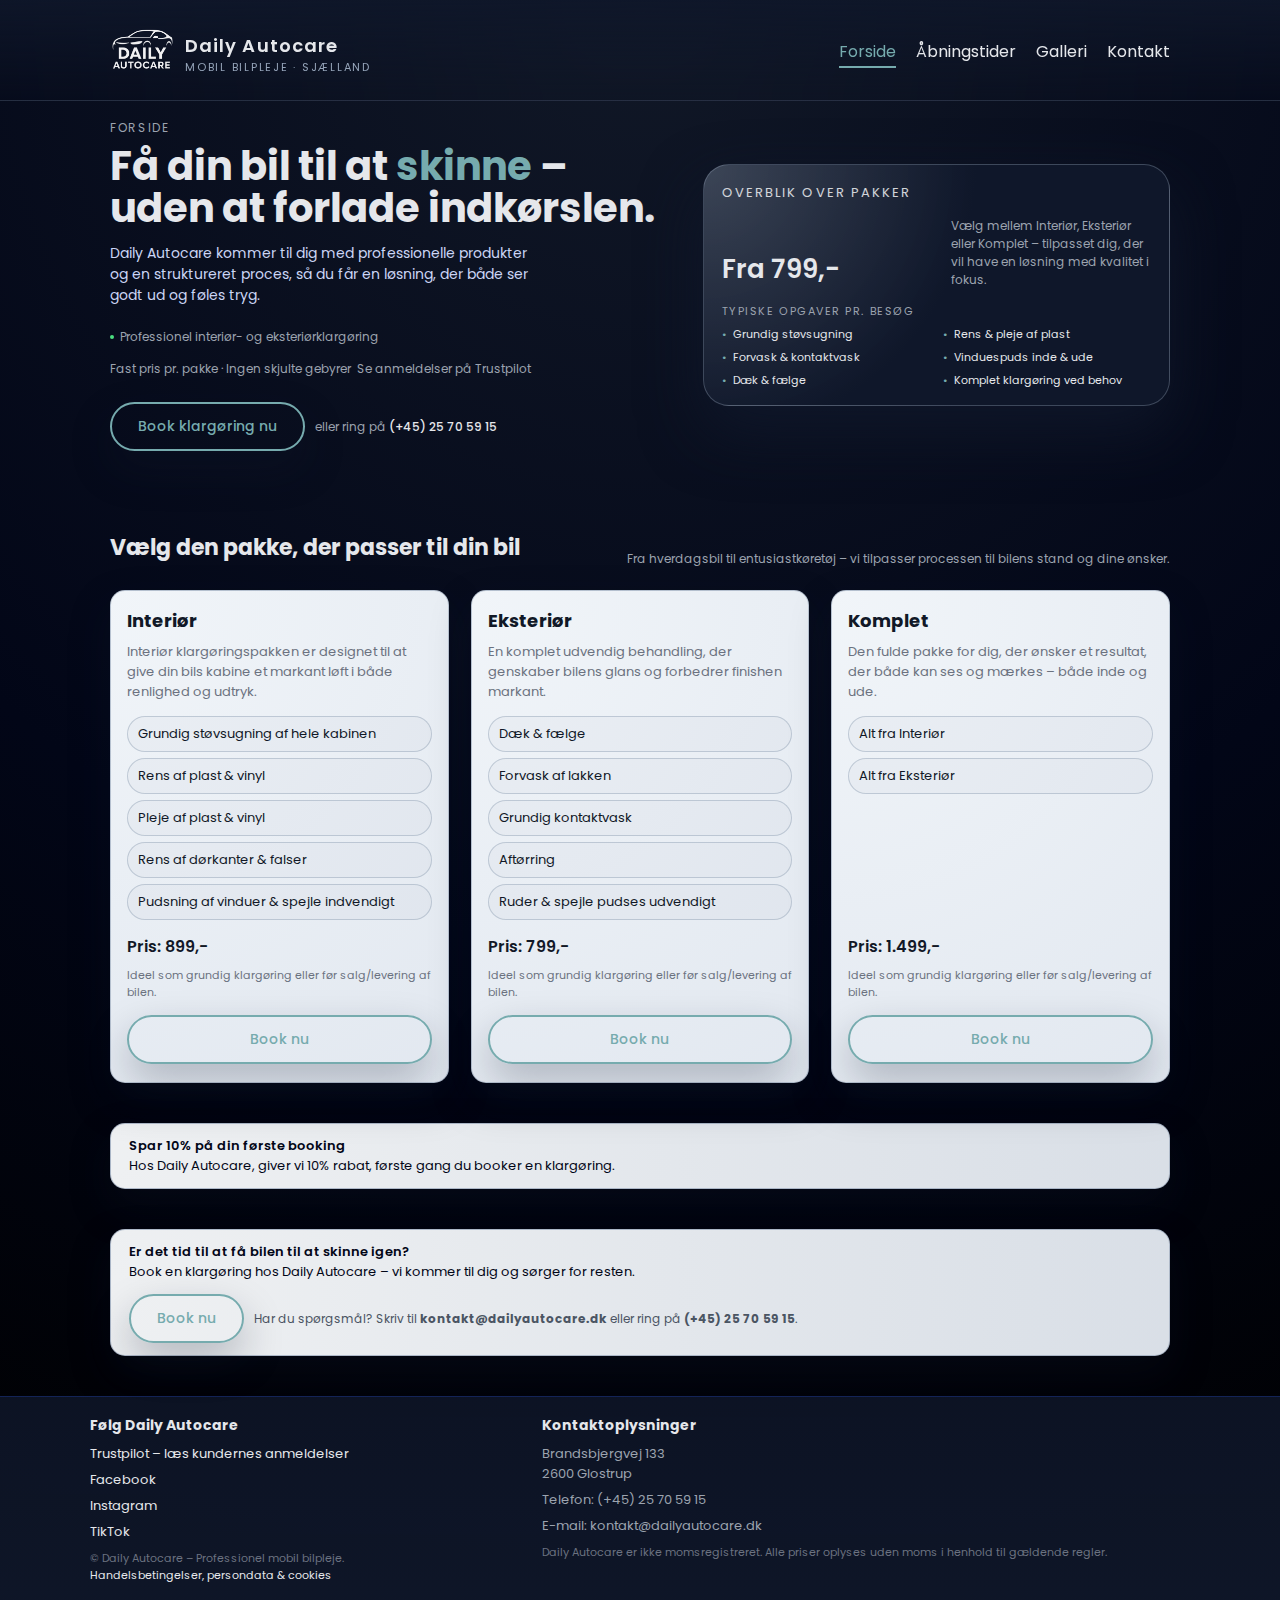
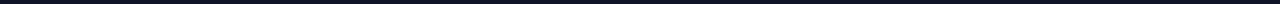
<file: forside.html>
<!DOCTYPE html>
<html lang="da">
<head>
    <meta charset="UTF-8">
    <meta name="viewport" content="width=device-width, initial-scale=1.0">
    <link rel="icon" type="image/x-icon" href="logo_hv.ico">
    <title>Daily Autocare · Forside</title>

    <!-- Moderne font -->
    <link rel="preconnect" href="https://fonts.googleapis.com">
    <link rel="preconnect" href="https://fonts.gstatic.com" crossorigin>
    <link href="https://fonts.googleapis.com/css2?family=Poppins:wght@300;400;500;600;700&display=swap" rel="stylesheet">

    <!-- Fælles CSS -->
    <link rel="stylesheet" href="style.css">

    <!-- Sidespecifik CSS -->
    <style>
        .hero {
            max-width: 1100px;
            margin: 18px auto 40px;
            padding: 0 20px 20px;
            display: grid;
            grid-template-columns: minmax(0, 3fr) minmax(0, 2.5fr);
            gap: 32px;
            align-items: center;
        }

        .hero-text-kicker,
        .forside-kicker {
            font-size: 12px;
            letter-spacing: 0.14em;
            text-transform: uppercase;
            color: #9ca3af;
            margin-bottom: 8px;
        }

        .hero h1 {
            font-size: clamp(32px, 4.4vw, 40px);
            line-height: 1.05;
            margin-bottom: 14px;
        }

        .hero h1 span {
            color: var(--accent);
        }

        .hero-subtitle {
            font-size: 14px;
            color: #cbd5f5;
            max-width: 420px;
            line-height: 1.5;
            margin-bottom: 22px;
        }

        .hero-meta {
            display: flex;
            flex-wrap: wrap;
            gap: 14px;
            align-items: center;
            font-size: 12px;
            color: #9ca3af;
            margin-bottom: 24px;
        }

        .hero-meta span {
            display: inline-flex;
            align-items: center;
            gap: 6px;
        }

        .hero-meta-dot {
            width: 4px;
            height: 4px;
            border-radius: 999px;
            background: #4ade80;
        }

        .hero-actions {
            display: flex;
            flex-wrap: wrap;
            align-items: center;
            gap: 10px;
        }

        .CTA-secondary {
            font-size: 12px;
            color: #9ca3af;
        }

        .CTA-secondary strong {
            color: #e5e7eb;
            font-weight: 500;
        }

        .hero-card {
            background: radial-gradient(circle at top left, rgba(148, 163, 184, 0.35), rgba(15, 23, 42, 1) 52%);
            border-radius: 26px;
            border: 1px solid rgba(148, 163, 184, 0.35);
            padding: 18px 18px 16px;
            display: flex;
            flex-direction: column;
            gap: 14px;
            box-shadow: 0 26px 60px rgba(15, 23, 42, 0.9);
        }

        .hero-card-header {
            display: flex;
            justify-content: space-between;
            align-items: center;
        }

        .hero-card-title {
            font-size: 13px;
            text-transform: uppercase;
            letter-spacing: 0.16em;
            color: #e5e7eb;
            opacity: 0.9;
        }

        .hero-card-pricing {
            display: flex;
            justify-content: space-between;
            align-items: flex-end;
            gap: 16px;
        }

        .hero-price-main {
            font-size: 26px;
            font-weight: 600;
            color: #e5e7eb;
        }

        .hero-price-main span {
            font-size: 14px;
            font-weight: 400;
            color: #9ca3af;
        }

        .hero-price-note {
            font-size: 12px;
            color: #9ca3af;
            max-width: 200px;
        }

        .hero-card-list-title {
            font-size: 11px;
            text-transform: uppercase;
            letter-spacing: 0.14em;
            color: #9ca3af;
        }

        .hero-card-list {
            list-style-type: none;
            display: grid;
            grid-template-columns: 1fr 1fr;
            gap: 6px 14px;
            margin-top: 6px;
            font-size: 11px;
            color: #e5e7eb;
        }

        .hero-card-list li::before {
            content: "•";
            margin-right: 6px;
            color: var(--accent);
        }

        .packages-section {
            max-width: 1100px;
            margin: 0 auto 0;
            padding: 0 20px 40px;
        }

        .packages-header {
            display: flex;
            justify-content: space-between;
            align-items: flex-end;
            gap: 16px;
            margin-bottom: 22px;
        }

        .packages-header-left h2 {
            font-size: 22px;
            margin-bottom: 4px;
            margin-top: 20px;
        }

        .packages-header-left p {
            font-size: 13px;
            color: #9ca3af;
        }

        .packages-header-right {
            font-size: 12px;
            color: #9ca3af;
            text-align: right;
        }

        .packages {
            display: grid;
            grid-template-columns: repeat(3, minmax(0, 1fr));
            gap: 22px;
            list-style-type: none;
        }

        .package {
            background: radial-gradient(circle at top left, rgba(241, 245, 249, 1), rgba(226, 232, 240, 1));
            border-radius: 15px;
            padding: 16px 16px 18px;
            box-shadow: var(--shadow-soft);
            border: 1px solid rgba(148, 163, 184, 0.6);
            display: flex;
            flex-direction: column;
            color: var(--text-main);
        }

        /* Ny bund-sektion, der altid ligger i bunden */
        .package-bottom {
            margin-top: auto;              /* skubber hele blokken ned */
            display: flex;
            flex-direction: column;
            gap: 4px;                      /* lille afstand mellem pris/footer/knap */
        }

        .package-bottom .CTA-BTN {
            margin-top: 10px;
            display: inline-block;
            text-align: center;
        }
        
        .package:hover {
            transform: translateY(-5px);
            box-shadow: 0 26px 60px rgba(15, 23, 42, 0.25);
            border-color: var(--accent);
        }

        .package-header {
            display: flex;
            justify-content: space-between;
            align-items: center;
            gap: 10px;
            margin-bottom: 8px;
        }

        .package h3 {
            font-size: 18px;
        }

        .package p {
            font-size: 13px;
            color: var(--text-muted);
            margin-bottom: 14px;
        }

        .package ol {
            list-style-type: none;
            margin-bottom: 10px;
        }

        .package ol li {
            font-size: 13px;
            padding: 7px 10px;
            border-radius: 999px;
            margin-bottom: 6px;
            background: rgba(15, 23, 42, 0.02);
            border: 1px solid rgba(148, 163, 184, 0.5);
            display: flex;
            align-items: center;
            justify-content: space-between;
        }

        .package-price {
            font-size: 16px;
            font-weight: 600;
            margin-top: 4px;
        }

        .package-price span {
            font-size: 12px;
            font-weight: 400;
            color: var(--text-muted);
        }

        .package-footer {
            font-size: 11px;
            color: var(--text-muted);
            margin-top: 4px;
        }

        .CTA-strip {
            max-width: 1100px;
            margin: 0 auto 40px;
            padding: 0 20px;
        }

        .CTA-strip-inner {
            border-radius: 15px;
            border: 1px solid rgba(148, 163, 184, 0.7);
            background: radial-gradient(circle at left, rgba(248, 250, 252, 0.96), rgba(226, 232, 240, 0.96));
            padding: 12px 18px;
            display: flex;
            flex-wrap: wrap;
            align-items: center;
            justify-content: space-between;
            gap: 12px;
            box-shadow: var(--shadow-soft);
            color: #020617;
        }

        .CTA-strip-text {
            font-size: 13px;
        }

        .CTA-strip-text strong {
            font-weight: 600;
        }

        .CTA-strip-actions {
            display: flex;
            flex-wrap: wrap;
            align-items: center;
            gap: 10px;
        }

        .CTA-strip-phone {
            font-size: 12px;
            color: #4b5563;
        }

        @media (max-width: 900px) {
            .hero {
                grid-template-columns: minmax(0, 1fr);
            }

            .hero-card {
                order: -1;
            }

            .packages {
                grid-template-columns: repeat(2, minmax(0, 1fr));
            }

            .packages-header {
                flex-direction: column;
                align-items: flex-start;
            }

            .packages-header-right {
                text-align: left;
            }
        }

        @media (max-width: 650px) {
            .hero {
                gap: 22px;
            }

            .packages {
                grid-template-columns: minmax(0, 1fr);
            }

            .CTA-strip-inner {
                border-radius: 18px;
            }
        }
    </style>

    <script src="layout.js" defer></script>
</head>
<body>
<div class="page">

    <div id="site-header"></div>

    <main>
        <section class="hero">
            <div>
                <div class="forside-kicker">Forside</div>
                <h1>Få din bil til at <span>skinne</span> – uden at forlade indkørslen.</h1>
                <p class="hero-subtitle">
                    Daily Autocare kommer til dig med professionelle produkter og en struktureret proces, 
                    så du får en løsning, der både ser godt ud og føles tryg.
                </p>

                <div class="hero-meta">
                    <span><span class="hero-meta-dot"></span> Professionel interiør- og eksteriørklargøring</span>
                    <span>Fast pris pr. pakke · Ingen skjulte gebyrer
                        <a href="https://dk.trustpilot.com/review/dailyautocare.dk" target="_blank" class="hero-trustpilot-link">
                        Se anmeldelser på Trustpilot</a>
                    </span>
                </div>

                <div class="hero-actions">
                    <a href="booking.html" class="CTA-BTN">Book klargøring nu</a>
                    <div class="CTA-secondary">
                        eller ring på <strong>(+45) 25 70 59 15</strong>
                    </div>
                </div>
            </div>

            <aside class="hero-card">
                <div class="hero-card-header">
                    <div class="hero-card-title">Overblik over pakker</div>
                </div>

                <div class="hero-card-pricing">
                    <div class="hero-price-main">
                        Fra 799,-
                    </div>
                    <div class="hero-price-note">
                        Vælg mellem Interiør, Eksteriør eller Komplet – tilpasset dig, der vil have en løsning med kvalitet i fokus.
                    </div>
                </div>

                <div>
                    <div class="hero-card-list-title">Typiske opgaver pr. besøg</div>
                    <ul class="hero-card-list">
                        <li>Grundig støvsugning</li>
                        <li>Rens &amp; pleje af plast</li>
                        <li>Forvask &amp; kontaktvask</li>
                        <li>Vinduespuds inde &amp; ude</li>
                        <li>Dæk &amp; fælge</li>
                        <li>Komplet klargøring ved behov</li>
                    </ul>
                </div>
            </aside>
        </section>

        <section class="packages-section">
            <div class="packages-header">
                <div class="packages-header-left">
                    <h2>Vælg den pakke, der passer til din bil</h2>
                </div>
                <div class="packages-header-right">
                    Fra hverdagsbil til entusiastkøretøj – vi tilpasser processen til bilens stand og dine ønsker.
                </div>
            </div>

            <ul class="packages">
                <!-- Interiør -->
                <li class="package">
                    <div class="indhold">
                        <div class="package-header">
                            <h3>Interiør</h3>
                        </div>
                        <p>
                            Interiør klargøringspakken er designet til at give din bils kabine et markant løft i både 
                            renlighed og udtryk.
                        </p>
                        <ol>
                            <li>Grundig støvsugning af hele kabinen</li>
                            <li>Rens af plast &amp; vinyl</li>
                            <li>Pleje af plast &amp; vinyl</li>
                            <li>Rens af dørkanter &amp; falser</li>
                            <li>Pudsning af vinduer &amp; spejle indvendigt</li>
                        </ol>
                    </div>
                    <div class="package-bottom">
                        <div class="package-price">Pris: 899,-</div>
                        <div class="package-footer">
                            Ideel som grundig klargøring eller før salg/levering af bilen.
                        </div>
                        <a href="booking.html" class="CTA-BTN">Book nu</a>
                    </div>
                </li>

                <!-- Eksteriør -->
                <li class="package">
                    <div class="indhold">
                        <div class="package-header">
                            <h3>Eksteriør</h3>
                        </div>
                        <p>
                            En komplet udvendig behandling, der genskaber bilens glans og forbedrer finishen markant.
                        </p>
                        <ol>
                            <li>Dæk &amp; fælge</li>
                            <li>Forvask af lakken</li>
                            <li>Grundig kontaktvask</li>
                            <li>Aftørring</li>
                            <li>Ruder &amp; spejle pudses udvendigt</li>
                        </ol>
                    </div>
                    <div class="package-bottom">
                        <div class="package-price">Pris: 799,-</div>
                        <div class="package-footer">
                            Ideel som grundig klargøring eller før salg/levering af bilen.
                        </div>
                        <a href="booking.html" class="CTA-BTN">Book nu</a>
                    </div>
                </li>

                <!-- Komplet -->
                <li class="package">
                    <div class="indhold">
                        <div class="package-header">
                            <h3>Komplet</h3>
                        </div>
                        <p>
                            Den fulde pakke for dig, der ønsker et resultat, der både kan ses og mærkes – både inde og ude.
                        </p>
                        <ol>
                            <li>Alt fra Interiør</li>
                            <li>Alt fra Eksteriør</li>
                        </ol>
                    </div>
                    <div class="package-bottom">
                        <div class="package-price">Pris: 1.499,-</div>
                        <div class="package-footer">
                            Ideel som grundig klargøring eller før salg/levering af bilen.
                        </div>
                        <a href="booking.html" class="CTA-BTN">Book nu</a>
                    </div>
            </ul>
        </section>

        <section class="CTA-strip">
            <div class="CTA-strip-inner">
                <div class="CTA-strip-text">
                    <strong>Spar 10% på din første booking</strong><br>
                    Hos <span>Daily Autocare</span>, giver vi 10% rabat, første gang du booker en klargøring.
                </div>
            </div>
        </section>

        <section class="CTA-strip">
            <div class="CTA-strip-inner">
                <div class="CTA-strip-text">
                    <strong>Er det tid til at få bilen til at skinne igen?</strong><br>
                    Book en klargøring hos Daily Autocare – vi kommer til dig og sørger for resten.
                </div>
                <div class="CTA-strip-actions">
                    <a href="booking.html" class="CTA-BTN">Book nu</a>
                    <div class="CTA-strip-phone">
                        Har du spørgsmål? Skriv til <strong>kontakt@dailyautocare.dk</strong> eller ring på <strong>(+45) 25 70 59 15</strong>.
                    </div>
                </div>
            </div>
        </section>
    </main>

    <div id="site-footer"></div>
</div>
</body>
</html>
</file>
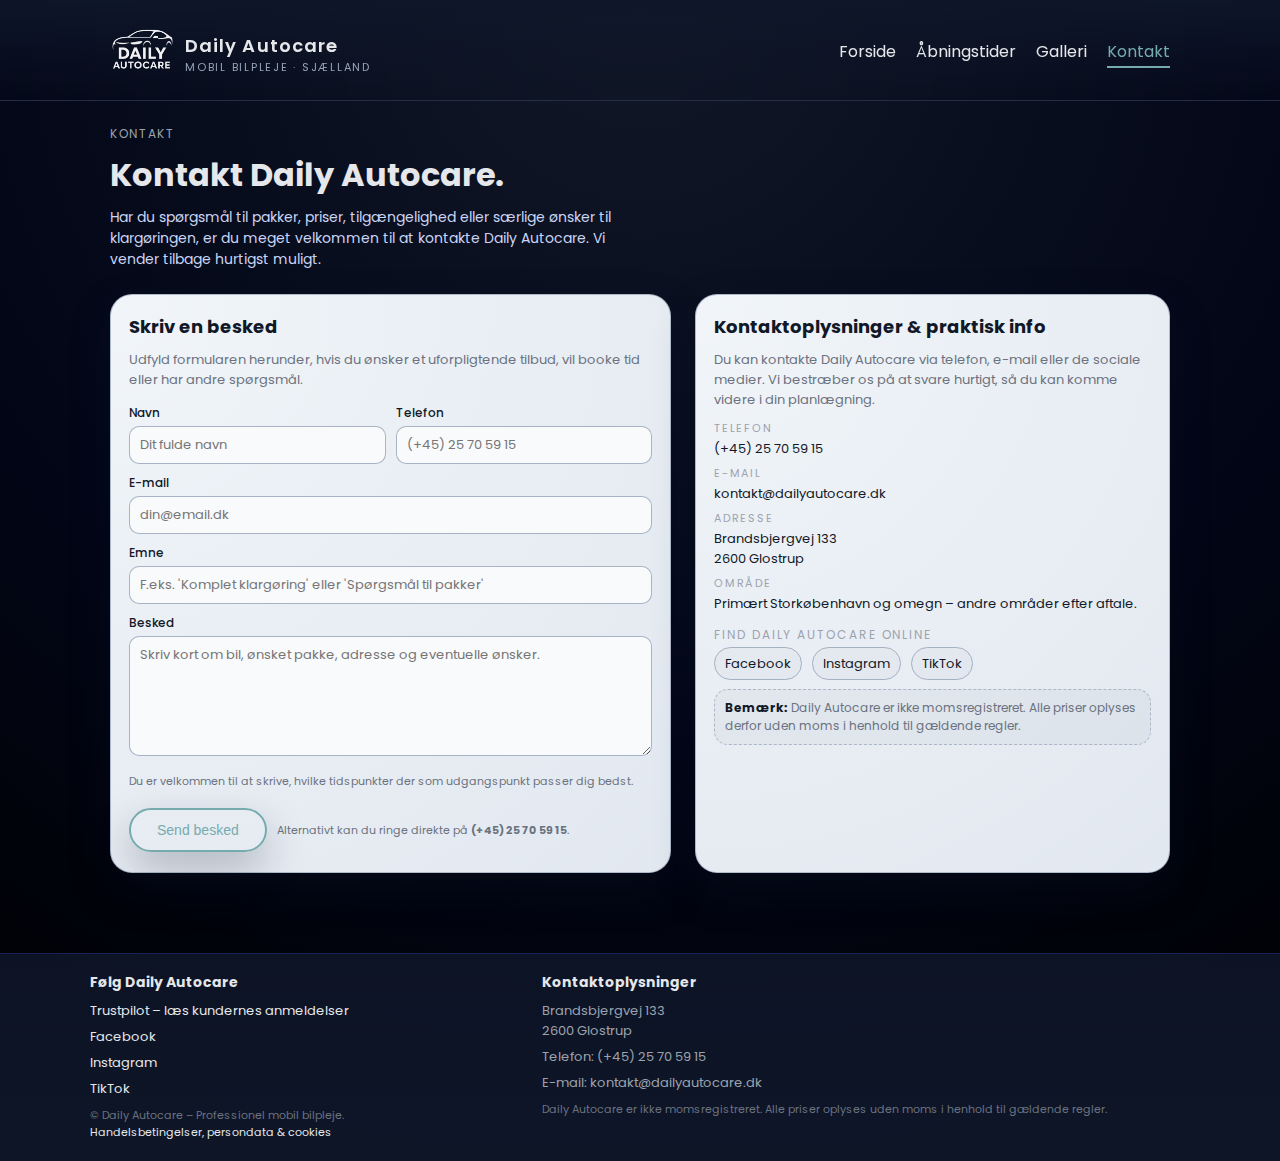
<file: kontakt.html>
<!DOCTYPE html>
<html lang="da">
<head>
    <meta charset="UTF-8">
    <meta name="viewport" content="width=device-width, initial-scale=1.0">
    <link rel="icon" type="image/x-icon" href="logo_hv.ico">
    <title>Daily Autocare · Kontakt</title>

    <!-- Font -->
    <link rel="preconnect" href="https://fonts.googleapis.com">
    <link rel="preconnect" href="https://fonts.gstatic.com" crossorigin>
    <link href="https://fonts.googleapis.com/css2?family=Poppins:wght@300;400;500;600;700&display=swap" rel="stylesheet">

    <!-- Fælles CSS -->
    <link rel="stylesheet" href="style.css">

    <!-- Sidespecifik CSS -->
    <style>
        main {
            flex: 1;
        }

        .contact-section {
            max-width: 1100px;
            margin: 24px auto 40px;
            padding: 0 20px 40px;
        }

        .contact-header {
            margin-bottom: 24px;
        }

        .contact-kicker {
            font-size: 12px;
            letter-spacing: 0.14em;
            text-transform: uppercase;
            color: #9ca3af;
            margin-bottom: 8px;
        }

        .contact-header h1 {
            font-size: clamp(26px, 3.4vw, 32px);
            margin-bottom: 8px;
        }

        .contact-header p {
            font-size: 14px;
            color: #cbd5f5;
            max-width: 520px;
            line-height: 1.5;
        }

        .contact-layout {
            display: grid;
            grid-template-columns: minmax(0, 1.3fr) minmax(0, 1.1fr);
            gap: 24px;
            margin-top: 18px;
        }

        .contact-card,
        .contact-info-card {
            background: radial-gradient(circle at top left, rgba(241, 245, 249, 1), rgba(226, 232, 240, 1));
            border-radius: 22px;
            padding: 18px 18px 20px;
            box-shadow: var(--shadow-soft);
            border: 1px solid rgba(148, 163, 184, 0.7);
            color: var(--text-main);
        }

        .contact-card h2,
        .contact-info-card h2 {
            font-size: 18px;
            margin-bottom: 10px;
        }

        .contact-card p {
            font-size: 13px;
            color: var(--text-muted);
            margin-bottom: 14px;
        }

        form {
            display: grid;
            grid-template-columns: minmax(0, 1fr);
            gap: 10px;
        }

        .form-row-inline {
            display: grid;
            grid-template-columns: minmax(0, 1fr) minmax(0, 1fr);
            gap: 10px;
        }

        label {
            font-size: 12px;
            font-weight: 500;
            display: block;
            margin-bottom: 4px;
            color: var(--text-main);
        }

        input,
        textarea {
            width: 100%;
            padding: 8px 10px;
            border-radius: 10px;
            border: 1px solid rgba(148, 163, 184, 0.8);
            font-family: inherit;
            font-size: 13px;
            color: var(--text-main);
            outline: none;
            background: #f9fafb;
        }

        input:focus,
        textarea:focus {
            border-color: var(--accent);
            box-shadow: 0 0 0 1px rgba(118, 171, 174, 0.4);
            background: #ffffff;
        }

        textarea {
            min-height: 120px;
            resize: vertical;
        }

        .form-helper {
            font-size: 11px;
            color: var(--text-muted);
            margin-bottom: 2px;
        }

        .form-footer {
            margin-top: 6px;
            display: flex;
            flex-wrap: wrap;
            align-items: center;
            gap: 10px;
            font-size: 11px;
            color: var(--text-muted);
        }

        .contact-info-card p {
            font-size: 13px;
            color: var(--text-muted);
            margin-bottom: 10px;
        }

        .contact-info-list {
            list-style-type: none;
            margin-top: 6px;
        }

        .contact-info-list li {
            font-size: 13px;
            margin-bottom: 6px;
            display: flex;
            flex-direction: column;
            gap: 2px;
        }

        .contact-info-label {
            font-size: 11px;
            text-transform: uppercase;
            letter-spacing: 0.16em;
            color: #9ca3af;
        }

        .contact-info-value {
            font-size: 13px;
            color: var(--text-main);
        }

        .contact-info-value a {
            color: var(--text-main);
            border-bottom: 1px dashed transparent;
            text-decoration: none;
        }

        .contact-info-value a:hover {
            border-bottom-color: rgba(148, 163, 184, 0.8);
        }

        .contact-some {
            margin-top: 12px;
        }

        .contact-some-title {
            font-size: 12px;
            text-transform: uppercase;
            letter-spacing: 0.16em;
            color: #9ca3af;
            margin-bottom: 6px;
        }

        .contact-some-list {
            list-style-type: none;
            display: flex;
            flex-wrap: wrap;
            gap: 10px;
        }

        .contact-some-list li a {
            font-size: 13px;
            padding: 6px 10px;
            border-radius: 999px;
            border: 1px solid rgba(148, 163, 184, 0.8);
            background: rgba(15, 23, 42, 0.02);
            text-decoration: none;
        }

        .contact-some-list li a:hover {
            background: rgba(118, 171, 174, 0.06);
        }

        .contact-highlight {
            margin-top: 14px;
            font-size: 12px;
            padding: 9px 10px;
            border-radius: 14px;
            background: rgba(15, 23, 42, 0.03);
            border: 1px dashed rgba(148, 163, 184, 0.7);
            color: var(--text-muted);
        }

        .contact-highlight strong {
            color: var(--text-main);
        }

        @media (max-width: 900px) {
            .contact-layout {
                grid-template-columns: minmax(0, 1fr);
            }
        }

        @media (max-width: 650px) {
            .contact-card,
            .contact-info-card {
                border-radius: 18px;
                padding: 16px 14px 18px;
            }

            .form-row-inline {
                grid-template-columns: minmax(0, 1fr);
            }
        }
    </style>

    <script src="layout.js" defer></script>
</head>
<body>
<div class="page">

    <div id="site-header"></div>

    <main>
        <section class="contact-section">
            <div class="contact-header">
                <div class="contact-kicker">Kontakt</div>
                <h1>Kontakt Daily Autocare.</h1>
                <p>
                    Har du spørgsmål til pakker, priser, tilgængelighed eller særlige ønsker til klargøringen, 
                    er du meget velkommen til at kontakte Daily Autocare. Vi vender tilbage hurtigst muligt.
                </p>
            </div>

            <div class="contact-layout">
                <!-- Kontaktformular -->
                <article class="contact-card">
                    <h2>Skriv en besked</h2>
                    <p>
                        Udfyld formularen herunder, hvis du ønsker et uforpligtende tilbud, 
                        vil booke tid eller har andre spørgsmål.
                    </p>

                    <form action="#" method="post">
                        <div class="form-row-inline">
                            <div>
                                <label for="name">Navn</label>
                                <input type="text" id="name" name="name" placeholder="Dit fulde navn" required>
                            </div>
                            <div>
                                <label for="phone">Telefon</label>
                                <input type="tel" id="phone" name="phone" placeholder="(+45) 25 70 59 15">
                            </div>
                        </div>

                        <div>
                            <label for="email">E-mail</label>
                            <input type="email" id="email" name="email" placeholder="din@email.dk">
                        </div>

                        <div>
                            <label for="subject">Emne</label>
                            <input type="text" id="subject" name="subject" placeholder="F.eks. 'Komplet klargøring' eller 'Spørgsmål til pakker'">
                        </div>

                        <div>
                            <label for="message">Besked</label>
                            <textarea id="message" name="message" placeholder="Skriv kort om bil, ønsket pakke, adresse og eventuelle ønsker." required></textarea>
                        </div>

                        <div class="form-helper">
                            Du er velkommen til at skrive, hvilke tidspunkter der som udgangspunkt passer dig bedst.
                        </div>

                        <div class="form-footer">
                            <button type="submit" class="CTA-BTN">Send besked</button>
                            <span>
                                Alternativt kan du ringe direkte på <strong>(+45) 25 70 59 15</strong>.
                            </span>
                        </div>
                    </form>
                </article>

                <!-- Kontaktinfo / praktisk info -->
                <article class="contact-info-card">
                    <h2>Kontaktoplysninger & praktisk info</h2>
                    <p>
                        Du kan kontakte Daily Autocare via telefon, e-mail eller de sociale medier. 
                        Vi bestræber os på at svare hurtigt, så du kan komme videre i din planlægning.
                    </p>

                    <ul class="contact-info-list">
                        <li>
                            <span class="contact-info-label">Telefon</span>
                            <span class="contact-info-value">
                                <a href="tel:+4525705915">(+45) 25 70 59 15</a>
                            </span>
                        </li>
                        <li>
                            <span class="contact-info-label">E-mail</span>
                            <span class="contact-info-value">
                                <a href="mailto:kontakt@dailyautocare.dk">kontakt@dailyautocare.dk</a>
                            </span>
                        </li>
                        <li>
                            <span class="contact-info-label">Adresse</span>
                            <span class="contact-info-value">
                                Brandsbjergvej 133<br>
                                2600 Glostrup
                            </span>
                        </li>
                        <li>
                            <span class="contact-info-label">Område</span>
                            <span class="contact-info-value">
                                Primært Storkøbenhavn og omegn – andre områder efter aftale.
                            </span>
                        </li>
                    </ul>

                    <div class="contact-some">
                        <div class="contact-some-title">Find Daily Autocare online</div>
                        <ul class="contact-some-list">
                            <li>
                                <a href="https://www.facebook.com/profile.php?id=61572717761781&mibextid=wwXIfr&rdid=NhCSBIRzTYrKN0bw&share_url=https%3A%2F%2Fwww.facebook.com%2Fshare%2F1AHHCY7PA7%2F%3Fmibextid%3DwwXIfr#" target="_blank">
                                    Facebook
                                </a>
                            </li>
                            <li>
                                <a href="https://www.instagram.com/_dailyautocare/?fbclid=IwY2xjawOZY5pleHRuA2FlbQIxMABicmlkETB3cXZTS29IRDUzTjVneUdOc3J0YwZhcHBfaWQQMjIyMDM5MTc4ODIwMDg5MgABHnhtDJZWXDJ4D9Goy3TV7sUbZyv3tI7NH6KROc9yeE60EtROx1eDigRM9mKy_aem_o8ERIHpH-Yt99yxjuS1H7g#" target="_blank">
                                    Instagram
                                </a>
                            </li>
                            <li>
                                <a href="https://www.tiktok.com/@dailyautocare?fbclid=IwY2xjawOZY6hleHRuA2FlbQIxMABicmlkETB3cXZTS29IRDUzTjVneUdOc3J0YwZhcHBfaWQQMjIyMDM5MTc4ODIwMDg5MgABHn1QgX8sGh_cRFL5AXYUjdnsr3IJfa_GdbjpNRMFKBBPJD8HQqrkqP5h0bOS_aem_ue5kcnACR5o8AuetZoggjQ" target="_blank">
                                    TikTok
                                </a>
                            </li>
                        </ul>
                    </div>

                    <div class="contact-highlight">
                        <strong>Bemærk:</strong> Daily Autocare er ikke momsregistreret. 
                        Alle priser oplyses derfor uden moms i henhold til gældende regler.
                    </div>
                </article>
            </div>
        </section>
    </main>

    <div id="site-footer"></div>
</div>
</body>
</html>
</file>
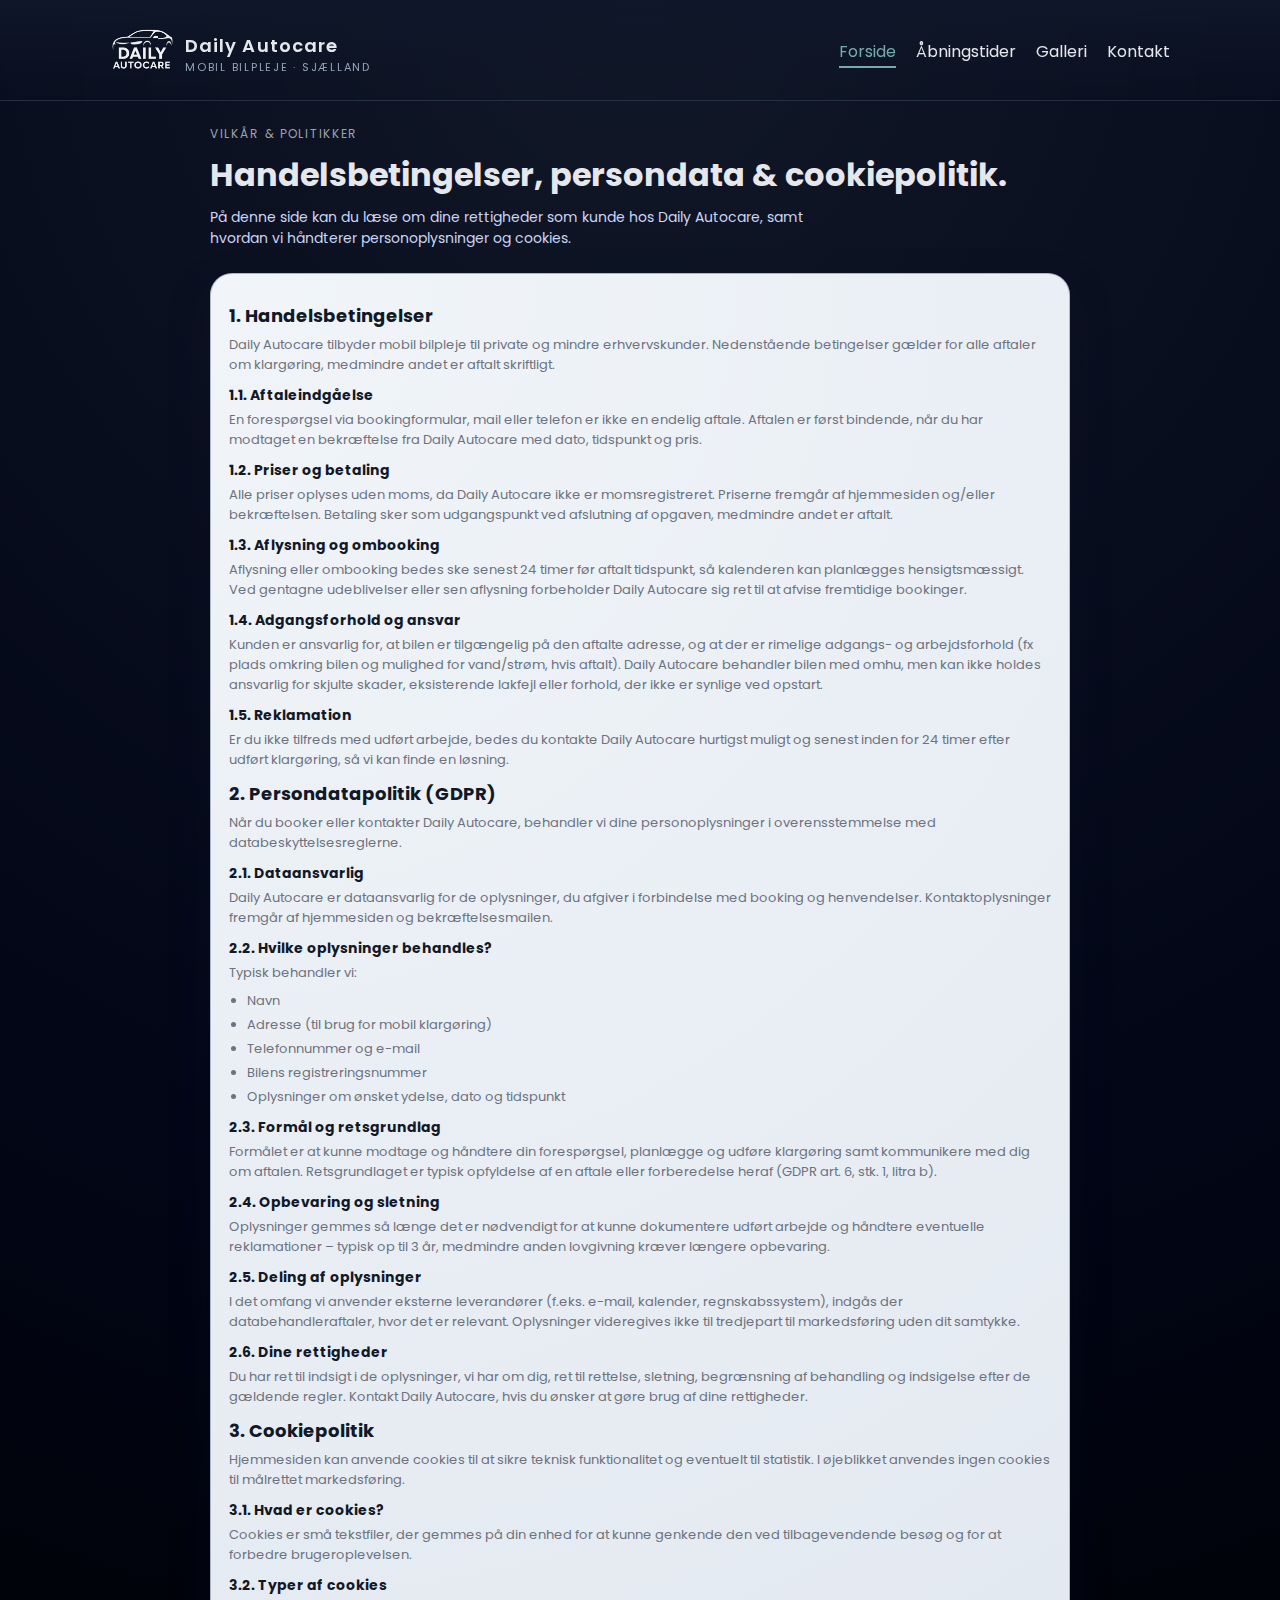
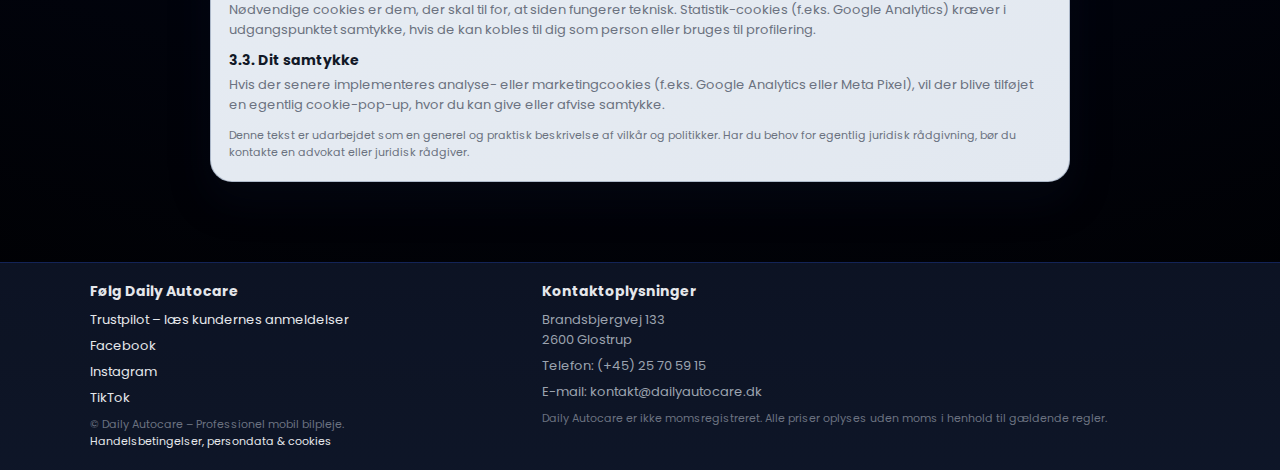
<file: vilkaar.html>
<!DOCTYPE html>
<html lang="da">
<head>
    <meta charset="UTF-8">
    <meta name="viewport" content="width=device-width, initial-scale=1.0">
    <link rel="icon" type="image/x-icon" href="logo_hv.ico">
    <title>Daily Autocare · Vilkår & politikker</title>

    <!-- Font -->
    <link rel="preconnect" href="https://fonts.googleapis.com">
    <link rel="preconnect" href="https://fonts.gstatic.com" crossorigin>
    <link href="https://fonts.googleapis.com/css2?family=Poppins:wght@300;400;500;600;700&display=swap" rel="stylesheet">

    <!-- Fælles CSS -->
    <link rel="stylesheet" href="style.css">

    <!-- Sidespecifik CSS -->
    <style>
        main {
            flex: 1;
        }

        .terms-section {
            max-width: 900px;
            margin: 24px auto 40px;
            padding: 0 20px 40px;
        }

        .terms-header {
            margin-bottom: 24px;
        }

        .terms-kicker {
            font-size: 12px;
            letter-spacing: 0.14em;
            text-transform: uppercase;
            color: #9ca3af;
            margin-bottom: 8px;
        }

        .terms-header h1 {
            font-size: clamp(26px, 3.4vw, 32px);
            margin-bottom: 8px;
        }

        .terms-header p {
            font-size: 14px;
            color: #cbd5f5;
            max-width: 620px;
            line-height: 1.5;
        }

        .terms-card {
            background: radial-gradient(circle at top left, rgba(241, 245, 249, 1), rgba(226, 232, 240, 1));
            border-radius: 22px;
            padding: 18px 18px 20px;
            box-shadow: var(--shadow-soft);
            border: 1px solid rgba(148, 163, 184, 0.7);
            color: var(--text-main);
            font-size: 13px;
        }

        .terms-card h2 {
            font-size: 18px;
            margin-top: 10px;
            margin-bottom: 6px;
        }

        .terms-card h3 {
            font-size: 14px;
            margin-top: 10px;
            margin-bottom: 4px;
        }

        .terms-card p {
            margin-bottom: 8px;
            color: var(--text-muted);
        }

        .terms-card ul {
            margin-left: 18px;
            margin-bottom: 8px;
            color: var(--text-muted);
        }

        .terms-card li {
            margin-bottom: 4px;
        }

        .terms-note {
            margin-top: 12px;
            font-size: 11px;
            color: var(--text-muted);
        }
    </style>

    <script src="layout.js" defer></script>
</head>
<body>
<div class="page">

    <div id="site-header"></div>

    <main>
        <section class="terms-section">
            <div class="terms-header">
                <div class="terms-kicker">Vilkår & politikker</div>
                <h1>Handelsbetingelser, persondata & cookiepolitik.</h1>
                <p>
                    På denne side kan du læse om dine rettigheder som kunde hos Daily Autocare, 
                    samt hvordan vi håndterer personoplysninger og cookies.
                </p>
            </div>

            <article class="terms-card">

                <h2 id="handelsbetingelser">1. Handelsbetingelser</h2>
                <p>
                    Daily Autocare tilbyder mobil bilpleje til private og mindre erhvervskunder. 
                    Nedenstående betingelser gælder for alle aftaler om klargøring, medmindre andet er aftalt skriftligt.
                </p>

                <h3>1.1. Aftaleindgåelse</h3>
                <p>
                    En forespørgsel via bookingformular, mail eller telefon er ikke en endelig aftale. 
                    Aftalen er først bindende, når du har modtaget en bekræftelse fra Daily Autocare 
                    med dato, tidspunkt og pris.
                </p>

                <h3>1.2. Priser og betaling</h3>
                <p>
                    Alle priser oplyses uden moms, da Daily Autocare ikke er momsregistreret. 
                    Priserne fremgår af hjemmesiden og/eller bekræftelsen. 
                    Betaling sker som udgangspunkt ved afslutning af opgaven, medmindre andet er aftalt.
                </p>

                <h3>1.3. Aflysning og ombooking</h3>
                <p>
                    Aflysning eller ombooking bedes ske senest 24 timer før aftalt tidspunkt, 
                    så kalenderen kan planlægges hensigtsmæssigt. Ved gentagne udeblivelser eller 
                    sen aflysning forbeholder Daily Autocare sig ret til at afvise fremtidige bookinger.
                </p>

                <h3>1.4. Adgangsforhold og ansvar</h3>
                <p>
                    Kunden er ansvarlig for, at bilen er tilgængelig på den aftalte adresse, 
                    og at der er rimelige adgangs- og arbejdsforhold (fx plads omkring bilen og mulighed for vand/strøm, hvis aftalt).
                    Daily Autocare behandler bilen med omhu, men kan ikke holdes ansvarlig for skjulte skader, 
                    eksisterende lakfejl eller forhold, der ikke er synlige ved opstart.
                </p>

                <h3>1.5. Reklamation</h3>
                <p>
                    Er du ikke tilfreds med udført arbejde, bedes du kontakte Daily Autocare hurtigst muligt 
                    og senest inden for 24 timer efter udført klargøring, så vi kan finde en løsning.
                </p>

                <h2 id="persondata">2. Persondatapolitik (GDPR)</h2>
                <p>
                    Når du booker eller kontakter Daily Autocare, behandler vi dine personoplysninger i overensstemmelse 
                    med databeskyttelsesreglerne.
                </p>

                <h3>2.1. Dataansvarlig</h3>
                <p>
                    Daily Autocare er dataansvarlig for de oplysninger, du afgiver i forbindelse med booking og henvendelser.
                    Kontaktoplysninger fremgår af hjemmesiden og bekræftelsesmailen.
                </p>

                <h3>2.2. Hvilke oplysninger behandles?</h3>
                <p>Typisk behandler vi:</p>
                <ul>
                    <li>Navn</li>
                    <li>Adresse (til brug for mobil klargøring)</li>
                    <li>Telefonnummer og e-mail</li>
                    <li>Bilens registreringsnummer</li>
                    <li>Oplysninger om ønsket ydelse, dato og tidspunkt</li>
                </ul>

                <h3>2.3. Formål og retsgrundlag</h3>
                <p>
                    Formålet er at kunne modtage og håndtere din forespørgsel, planlægge og udføre klargøring 
                    samt kommunikere med dig om aftalen.  
                    Retsgrundlaget er typisk opfyldelse af en aftale eller forberedelse heraf (GDPR art. 6, stk. 1, litra b).
                </p>

                <h3>2.4. Opbevaring og sletning</h3>
                <p>
                    Oplysninger gemmes så længe det er nødvendigt for at kunne dokumentere udført arbejde 
                    og håndtere eventuelle reklamationer – typisk op til 3 år, medmindre anden lovgivning kræver længere opbevaring.
                </p>

                <h3>2.5. Deling af oplysninger</h3>
                <p>
                    I det omfang vi anvender eksterne leverandører (f.eks. e-mail, kalender, regnskabssystem), 
                    indgås der databehandleraftaler, hvor det er relevant. Oplysninger videregives ikke til tredjepart 
                    til markedsføring uden dit samtykke.
                </p>

                <h3>2.6. Dine rettigheder</h3>
                <p>
                    Du har ret til indsigt i de oplysninger, vi har om dig, ret til rettelse, sletning, begrænsning af behandling 
                    og indsigelse efter de gældende regler. Kontakt Daily Autocare, hvis du ønsker at gøre brug af dine rettigheder.
                </p>

                <h2 id="cookies">3. Cookiepolitik</h2>
                <p>
                    Hjemmesiden kan anvende cookies til at sikre teknisk funktionalitet og eventuelt til statistik. 
                    I øjeblikket anvendes ingen cookies til målrettet markedsføring.
                </p>

                <h3>3.1. Hvad er cookies?</h3>
                <p>
                    Cookies er små tekstfiler, der gemmes på din enhed for at kunne genkende den ved tilbagevendende besøg 
                    og for at forbedre brugeroplevelsen.
                </p>

                <h3>3.2. Typer af cookies</h3>
                <p>
                    Nødvendige cookies er dem, der skal til for, at siden fungerer teknisk.  
                    Statistik-cookies (f.eks. Google Analytics) kræver i udgangspunktet samtykke, 
                    hvis de kan kobles til dig som person eller bruges til profilering.
                </p>

                <h3>3.3. Dit samtykke</h3>
                <p>
                    Hvis der senere implementeres analyse- eller marketingcookies (f.eks. Google Analytics eller Meta Pixel), 
                    vil der blive tilføjet en egentlig cookie-pop-up, hvor du kan give eller afvise samtykke.
                </p>

                <div class="terms-note">
                    Denne tekst er udarbejdet som en generel og praktisk beskrivelse af vilkår og politikker. 
                    Har du behov for egentlig juridisk rådgivning, bør du kontakte en advokat eller juridisk rådgiver.
                </div>
            </article>
        </section>
    </main>

    <div id="site-footer"></div>
</div>
</body>
</html>
</file>
<file: style.css>
/* css/style.css */

/* ---------- Global reset & basis ---------- */

:root {
    --bg-dark: #0b0c10;
    --bg-dark-alt: #1f2833;
    --card-bg: #f8fafc;
    --text-main: #111827;
    --text-muted: #6b7280;
    --accent: #76ABAE;
    --accent-soft: rgba(118, 171, 174, 0.12);
    --border-subtle: rgba(15, 23, 42, 0.08);
    --radius-lg: 18px;
    --shadow-soft: 0 18px 40px rgba(15, 23, 42, 0.25);
}

* {
    margin: 0;
    padding: 0;
    box-sizing: border-box;
}

html,
body {
    min-height: 100%;
}

body {
    font-family: "Poppins", system-ui, -apple-system, BlinkMacSystemFont, "Segoe UI", sans-serif;
    background: radial-gradient(circle at top, #111827 0, #020617 55%, #000 100%);
    color: #e5e7eb;
}

a {
    color: inherit;
    text-decoration: none;
}

a:hover {
    text-decoration: underline;
}

.page {
    min-height: 100vh;
    display: flex;
    flex-direction: column;
}

main {
    flex: 1;
}

/* ---------- Fælles header / navigation ---------- */

header {
    border-bottom: 1px solid rgba(148, 163, 184, 0.18);
    backdrop-filter: blur(18px);
    background: linear-gradient(to bottom, rgba(15, 23, 42, 0.9), rgba(15, 23, 42, 0));
}

.nav {
    max-width: 1100px;
    margin: 0 auto;
    padding: 18px 20px 10px;
    display: flex;
    align-items: center;
    justify-content: space-between;
    gap: 16px;
}

.brand {
    display: flex;
    align-items: center;
    gap: 10px;
}

.brand-logo {
    width: 40px;
    height: 40px;
    border-radius: 999px;
    background: radial-gradient(circle at 30% 20%, #ffffff 0, #e5e7eb 26%, #111827 100%);
    display: flex;
    align-items: center;
    justify-content: center;
    font-weight: 700;
    font-size: 18px;
    color: #020617;
    border: 1px solid rgba(148, 163, 184, 0.5);
}

.brand-text-main {
    font-weight: 600;
    letter-spacing: 0.06em;
    font-size: 18px;
}

.brand-text-sub {
    font-size: 11px;
    text-transform: uppercase;
    letter-spacing: 0.16em;
    color: #94a3b8;
}

.nav-right {
    display: flex;
    align-items: center;
    gap: 10px;
}

/* Navigation-liste som du bruger i alle sider */

.nav-ul {
    list-style-type: none;
    display: flex;
    flex-wrap: wrap;
    gap: 20px;
}

.nav-ul li {
    padding-bottom: 5px;
    transition: ease 0.2s;
}

.nav-ul li:hover {
    color: var(--accent);
    border-bottom: 2px solid var(--accent);
    padding-bottom: 3px;
}

/* Active link markeret via JS */

.nav-ul a.nav-active {
    color: var(--accent);
    border-bottom: 2px solid var(--accent);
    padding-bottom: 3px;
}

.nav-tag {
    font-size: 11px;
    text-transform: uppercase;
    letter-spacing: 0.1em;
    padding: 4px 10px;
    border-radius: 999px;
    border: 1px solid rgba(148, 163, 184, 0.6);
    color: #e5e7eb;
}

.nav-phone {
    font-size: 13px;
    color: #e5e7eb;
    opacity: 0.9;
}

/* ---------- Fælles CTA-knap ---------- */

.CTA-BTN {
    position: relative;
    overflow: hidden;
    border: none;
    border-radius: 999px;
    padding: 12px 26px;
    font-size: 14px;
    font-weight: 500;
    border: 2px solid var(--accent);
    background-color: transparent;
    color: var(--accent);
    cursor: pointer;
    box-shadow: var(--shadow-soft);
    transition: transform 0.18s ease, box-shadow 0.18s ease, background 0.18s ease;
}

.CTA-BTN:hover {
    transform: translateY(-2px);
    box-shadow: 0 22px 45px rgba(15, 23, 42, 0.32);
    background: var(--accent);
    color: black;
}

.CTA-BTN:active {
    transform: translateY(0px) scale(0.99);
    box-shadow: 0 10px 25px rgba(15, 23, 42, 0.4);
}

/* ---------- Fælles footer ---------- */

footer {
    border-top: 1px solid rgba(30, 64, 175, 0.35);
    padding: 18px 20px 20px;
    background: linear-gradient(to top, rgba(15, 23, 42, 0.94), rgba(15, 23, 42, 0.82));
}

.footer-inner {
    max-width: 1100px;
    margin: 0 auto;
    display: grid;
    grid-template-columns: minmax(0, 2fr) minmax(0, 3fr);
    gap: 20px;
    align-items: flex-start;
}

.footer-left h3,
.footer-right h3 {
    font-size: 14px;
    margin-bottom: 8px;
    color: #e5e7eb;
}

.footer-left ul,
.footer-right ul {
    list-style-type: none;
}

.footer-left li,
.footer-right li {
    font-size: 13px;
    color: #9ca3af;
    margin-bottom: 6px;
}

.footer-left a {
    color: #e5e7eb;
    text-decoration: none;
    border-bottom: 1px dashed transparent;
}

.footer-left a:hover {
    border-bottom-color: rgba(148, 163, 184, 0.8);
}

.footer-meta {
    margin-top: 8px;
    font-size: 11px;
    color: #6b7280;
}

/* ---------- Responsivitet (fælles) ---------- */

@media (max-width: 900px) {
    .nav {
        flex-direction: column;
        align-items: flex-start;
    }

    .footer-inner {
        grid-template-columns: minmax(0, 1fr);
    }
}
</file>
